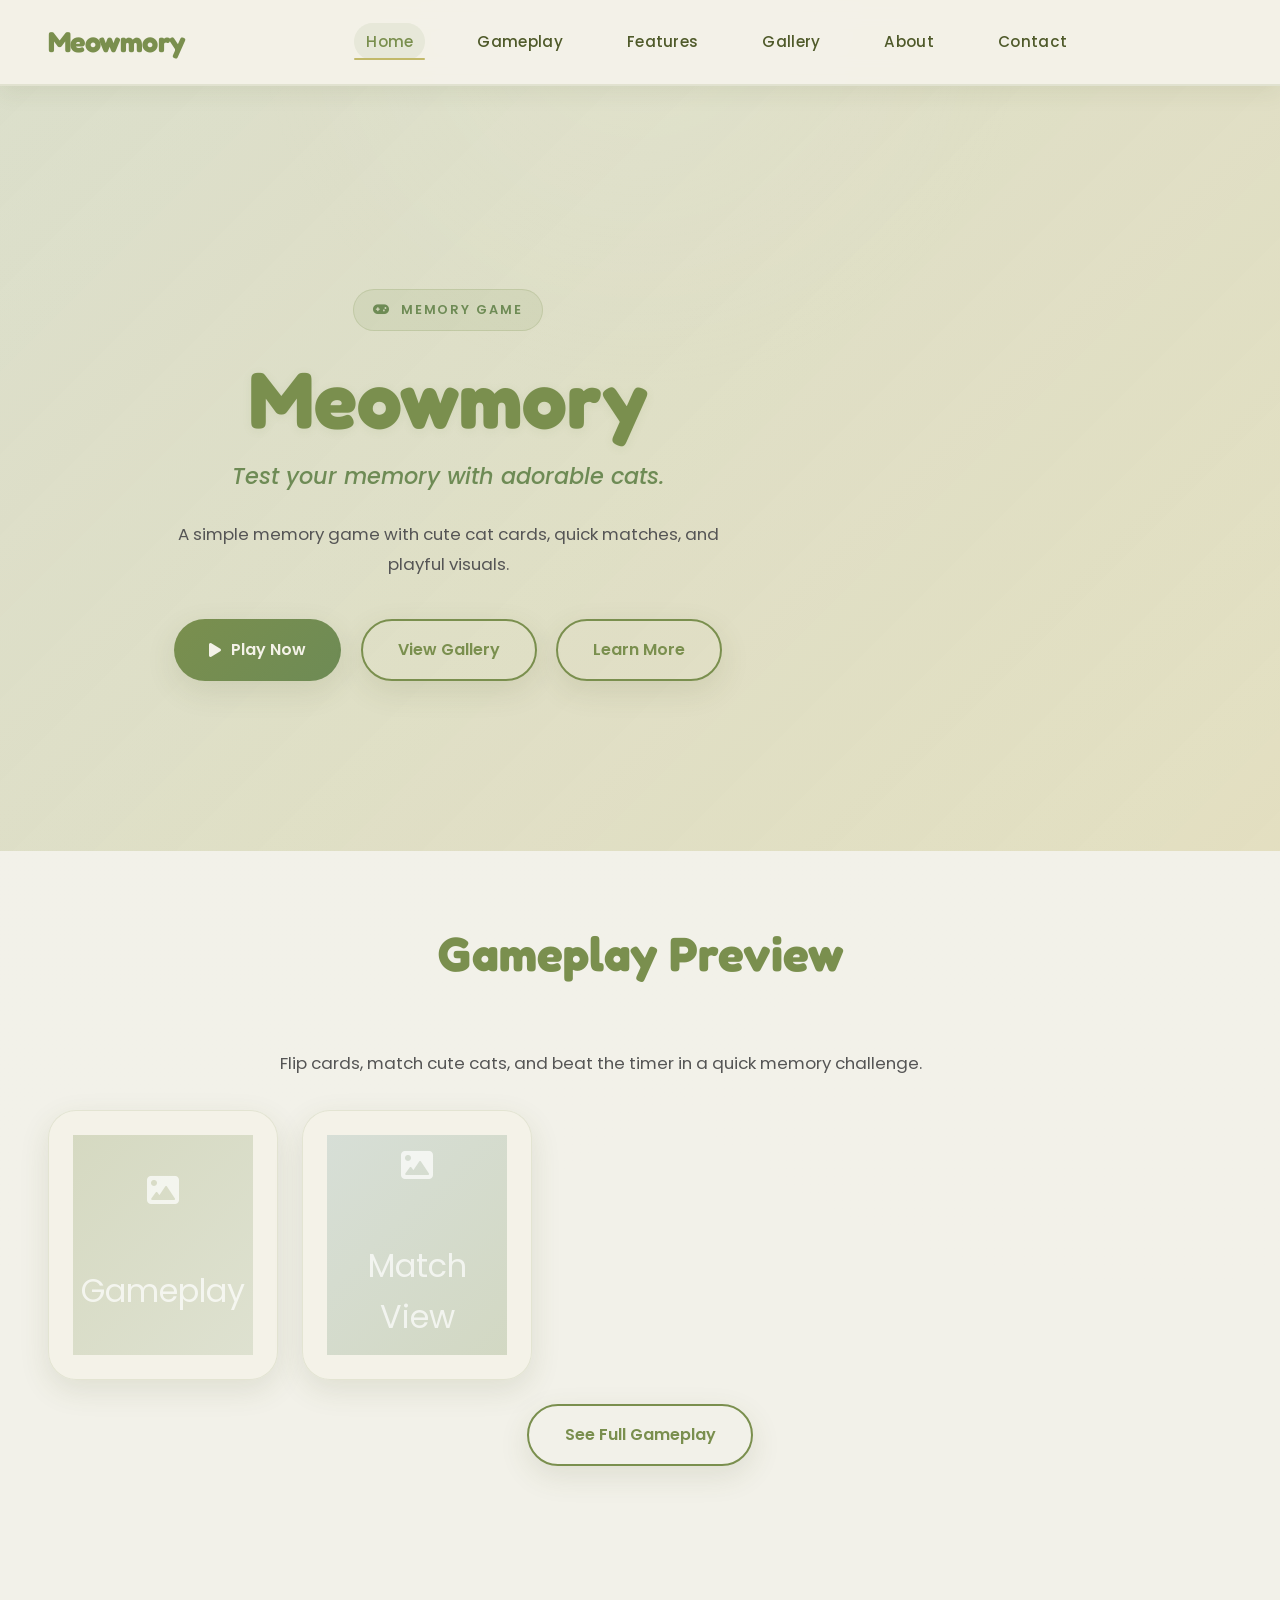
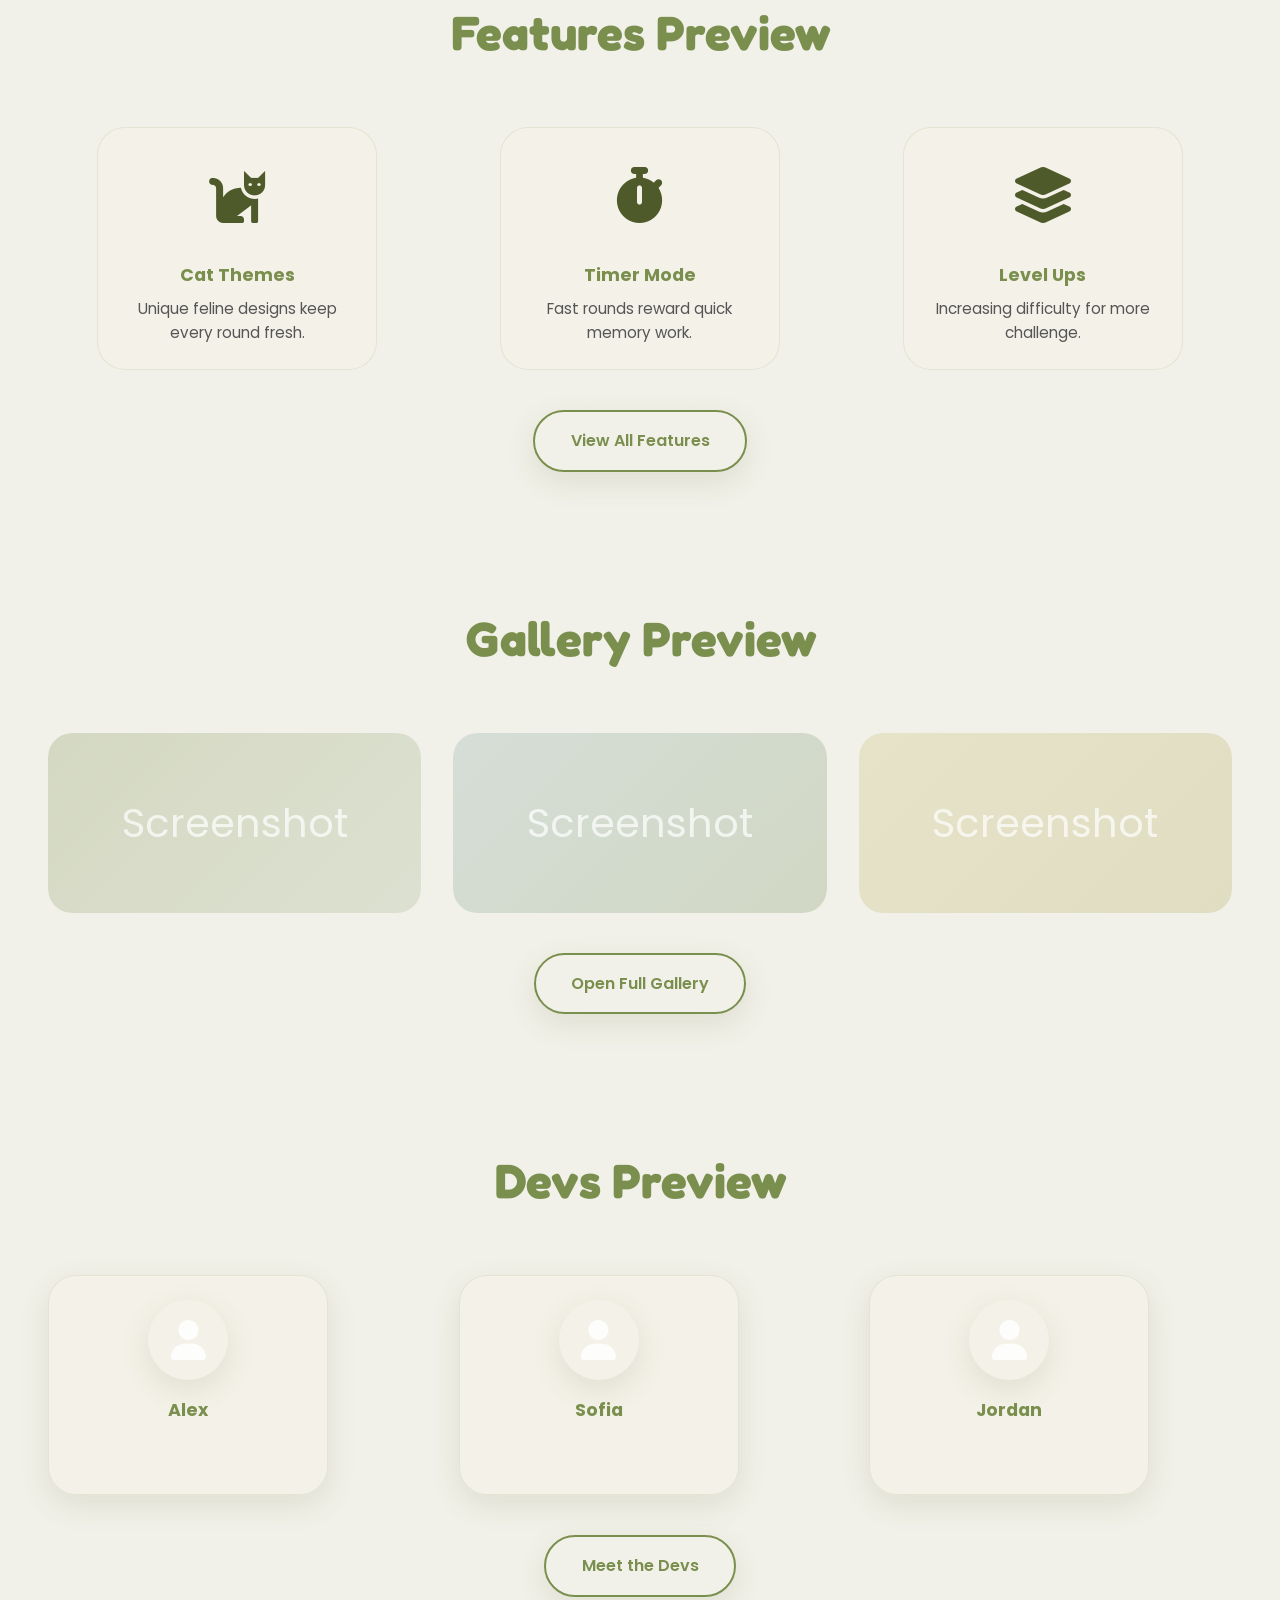
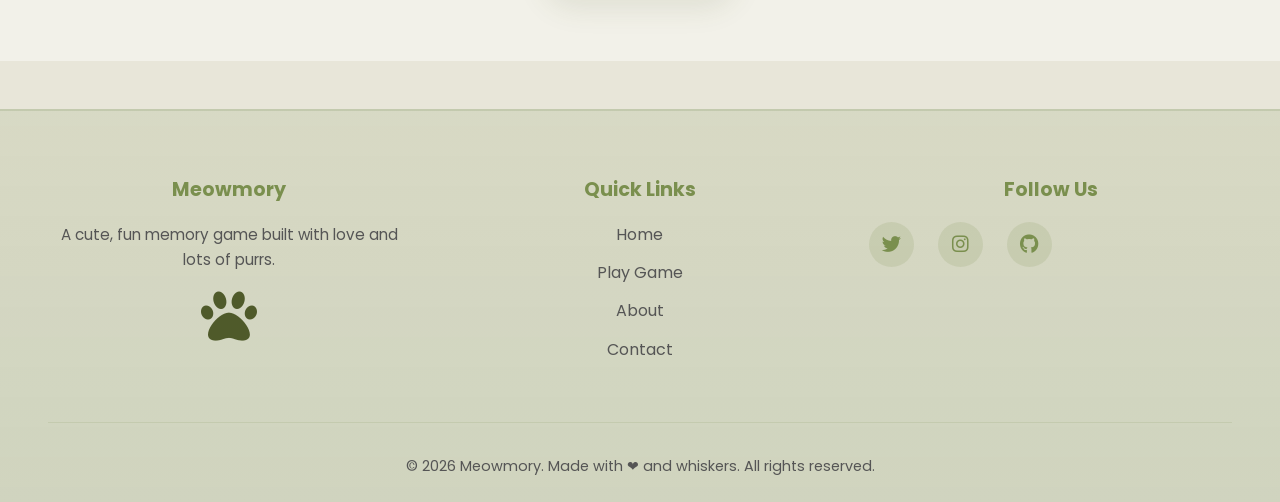
<file: Game Portfolio/index.html>
<!DOCTYPE html>
<html lang="en">
<head>
  <meta charset="UTF-8">
  <meta name="viewport" content="width=device-width, initial-scale=1.0">
  <title>Meowmory</title>
  <link rel="stylesheet" href="style.css">
  <link href="https://fonts.googleapis.com/css2?family=Fredoka:wght@300;400;500;600;700&family=Poppins:wght@400;500;600;700&display=swap" rel="stylesheet">
  <link rel="stylesheet" href="https://cdnjs.cloudflare.com/ajax/libs/font-awesome/6.0.0-beta3/css/all.min.css">
</head>
<body>
<div class="site-wrapper">
  <header class="main-header">
    <div class="container nav-flex">
      <div class="logo"><a href="index.html">Meowmory</a></div>
      <nav class="navbar">
        <ul class="nav-links">
          <li><a href="index.html" class="nav-active">Home</a></li>
          <li><a href="gameplay.html">Gameplay</a></li>
          <li><a href="features.html">Features</a></li>
          <li><a href="gallery.html">Gallery</a></li>
          <li><a href="about.html">About</a></li>
          <li><a href="contact.html">Contact</a></li>
        </ul>
      </nav>
      <div class="mobile-toggle" id="mobileToggle"><i class="fas fa-bars"></i></div>
    </div>
  </header>
  
  <main class="top-content">
    <!-- HERO SECTION -->
    <section class="hero-section" style="background: linear-gradient(135deg, rgba(201, 212, 182, 0.4), rgba(216, 208, 138, 0.3));">
      <div class="container">
        <div class="hero-content">
          <div class="hero-badge">
            <div class="badge-icon">
              <i class="fa-solid fa-gamepad"></i>
            </div>
            Memory Game
          </div>
          <h1 class="hero-title">Meowmory</h1>
          <p class="hero-tagline">Test your memory with adorable cats.</p>
          <p class="hero-description">A simple memory game with cute cat cards, quick matches, and playful visuals.</p>
          <div class="hero-actions">
            <a href="play.html" class="btn btn-primary"><i class="fas fa-play"></i> Play Now</a>
            <a href="gallery.html" class="btn btn-outline">View Gallery</a>
            <a href="about.html" class="btn btn-outline">Learn More</a>
          </div>
        </div>
      </div>
    </section>

    <!-- GAMEPLAY PREVIEW -->
    <section class="preview-section preview-gameplay">
      <div class="container">
        <h2 class="section-title">Gameplay Preview</h2>
        <p class="preview-text">Flip cards, match cute cats, and beat the timer in a quick memory challenge.</p>
        <div class="preview-row preview-small-cards">
          <div class="preview-card small">
            <div class="placeholder-image" style="height: 180px; background: linear-gradient(135deg, rgba(122, 143, 78, 0.25), rgba(156, 175, 136, 0.25));">
              <i class="fas fa-image"></i><br>Gameplay
            </div>
          </div>
          <div class="preview-card small">
            <div class="placeholder-image" style="height: 180px; background: linear-gradient(135deg, rgba(127, 164, 162, 0.25), rgba(110, 139, 85, 0.25));">
              <i class="fas fa-image"></i><br>Match View
            </div>
          </div>
        </div>
        <div class="hero-actions" style="justify-content: center; gap: 1rem; margin-top: 1.5rem;">
          <a href="gameplay.html" class="btn btn-outline">See Full Gameplay</a>
        </div>
      </div>
    </section>

    <!-- FEATURES PREVIEW -->
    <section class="preview-section preview-features">
      <div class="container">
        <h2 class="section-title">Features Preview</h2>
        <div class="preview-row">
          <div class="feature-card compact">
            <div class="feature-icon"><i class="fa-solid fa-cat"></i></div>
            <h3>Cat Themes</h3>
            <p>Unique feline designs keep every round fresh.</p>
          </div>
          <div class="feature-card compact">
            <div class="feature-icon"><i class="fa-solid fa-stopwatch"></i></div>
            <h3>Timer Mode</h3>
            <p>Fast rounds reward quick memory work.</p>
          </div>
          <div class="feature-card compact">
            <div class="feature-icon"><i class="fa-solid fa-layer-group"></i></div>
            <h3>Level Ups</h3>
            <p>Increasing difficulty for more challenge.</p>
          </div>
        </div>
        <div class="hero-actions" style="justify-content: center;">
          <a href="features.html" class="btn btn-outline">View All Features</a>
        </div>
      </div>
    </section>

    <!-- GALLERY PREVIEW -->
    <section class="preview-section preview-gallery">
      <div class="container">
        <h2 class="section-title">Gallery Preview</h2>
        <div class="gallery-grid preview-gallery-grid">
          <div class="gallery-item"><div class="placeholder-image-large" style="background: linear-gradient(135deg, rgba(122, 143, 78, 0.25), rgba(156, 175, 136, 0.25));">Screenshot</div></div>
          <div class="gallery-item"><div class="placeholder-image-large" style="background: linear-gradient(135deg, rgba(127, 164, 162, 0.25), rgba(110, 139, 85, 0.25));">Screenshot</div></div>
          <div class="gallery-item"><div class="placeholder-image-large" style="background: linear-gradient(135deg, rgba(194, 185, 106, 0.25), rgba(166, 160, 77, 0.25));">Screenshot</div></div>
        </div>
        <div class="hero-actions" style="justify-content: center;">
          <a href="gallery.html" class="btn btn-outline">Open Full Gallery</a>
        </div>
      </div>
    </section>

    <!-- DEVS PREVIEW -->
    <section class="preview-section preview-devs">
      <div class="container">
        <h2 class="section-title">Devs Preview</h2>
        <div class="team-grid preview-team-grid">
          <div class="team-card small-card">
            <div class="team-avatar"><i class="fas fa-user"></i></div>
            <h3>Alex</h3>
          </div>
          <div class="team-card small-card">
            <div class="team-avatar"><i class="fas fa-user"></i></div>
            <h3>Sofia</h3>
          </div>
          <div class="team-card small-card">
            <div class="team-avatar"><i class="fas fa-user"></i></div>
            <h3>Jordan</h3>
          </div>
        </div>
        <div class="hero-actions" style="justify-content: center;">
          <a href="about.html" class="btn btn-outline">Meet the Devs</a>
        </div>
      </div>
    </section>
  </main>

  <!-- FOOTER -->
  <footer class="footer">
    <div class="container">
      <div class="footer-content">
        <div class="footer-section">
          <h4>Meowmory</h4>
          <p>A cute, fun memory game built with love and lots of purrs.</p>
          <div class="feature-icon">
            <i class="fa-solid fa-paw"></i>
          </div>
        </div>
        <div class="footer-section">
          <h4>Quick Links</h4>
          <ul class="footer-links">
            <li><a href="index.html">Home</a></li>
            <li><a href="play.html">Play Game</a></li>
            <li><a href="about.html">About</a></li>
            <li><a href="contact.html">Contact</a></li>
          </ul>
        </div>
        <div class="footer-section">
          <h4>Follow Us</h4>
          <div class="social-links">
            <a href="#" title="Twitter"><i class="fab fa-twitter"></i></a>
            <a href="#" title="Instagram"><i class="fab fa-instagram"></i></a>
            <a href="#" title="GitHub"><i class="fab fa-github"></i></a>
          </div>
        </div>
      </div>
      <div class="footer-bottom">
        <p>&copy; 2026 Meowmory. Made with ❤︎ and whiskers. All rights reserved.</p>
      </div>
    </div>
  </footer>
</div>

<script src="script.js"></script>
</body>
</html>
</file>
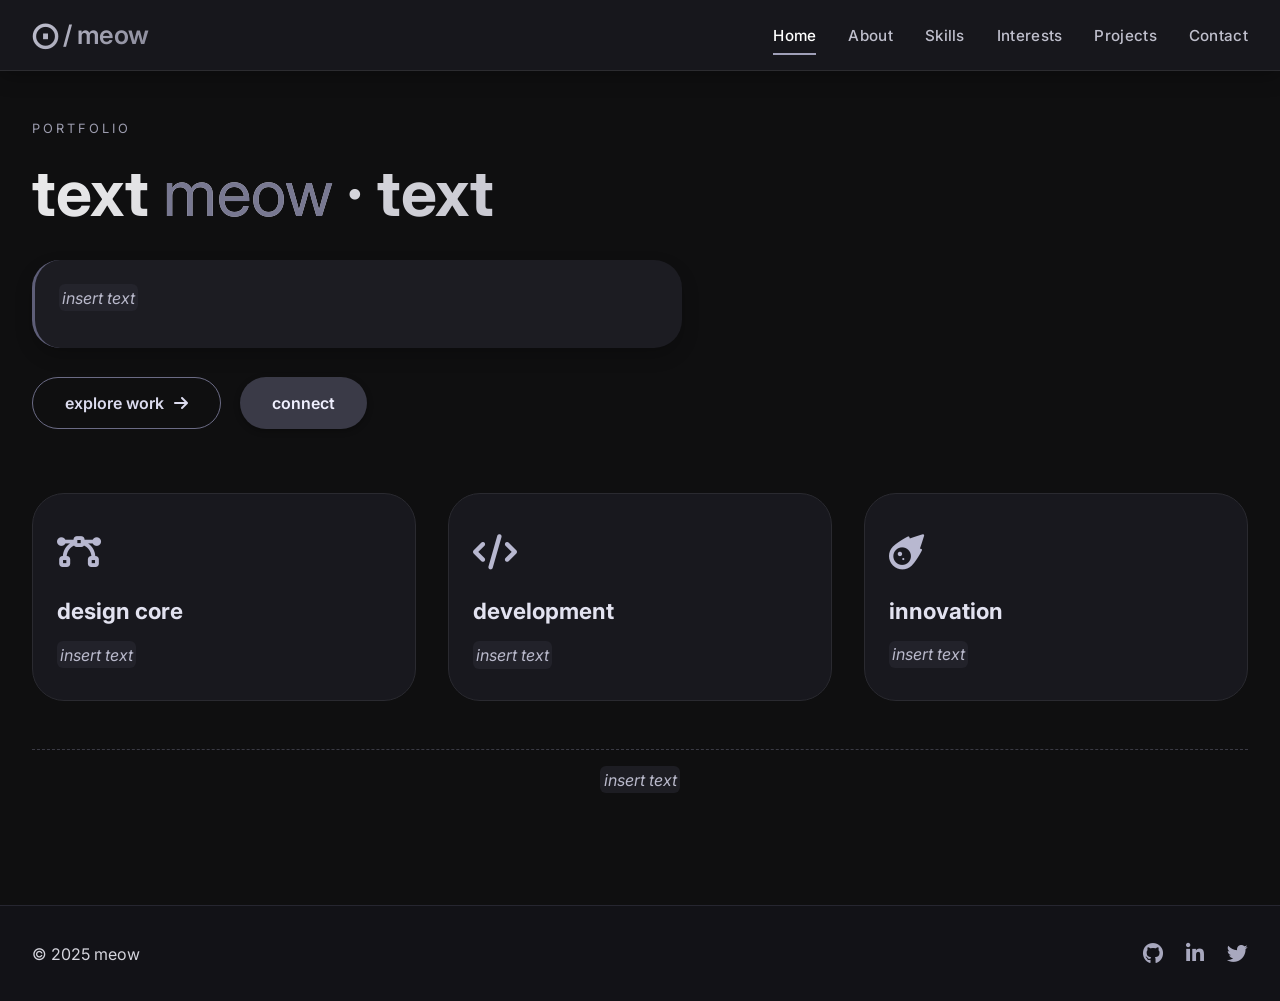
<file: Portfolio/index.html>
<!DOCTYPE html>
<html lang="en">
<head>
  <meta charset="UTF-8">
  <meta name="viewport" content="width=device-width, initial-scale=1.0">
  <title>Meow | Home</title>
  <link rel="stylesheet" href="style.css">
  <link href="https://fonts.googleapis.com/css2?family=Inter:opsz,wght@14..32,300;400;500;600;700&display=swap" rel="stylesheet">
  <link rel="stylesheet" href="https://cdnjs.cloudflare.com/ajax/libs/font-awesome/6.0.0-beta3/css/all.min.css">
</head>
<body>
<div class="site-wrapper">
  <header class="main-header">
    <div class="container nav-flex">
      <div class="logo"><a href="index.html">⨀ / meow</a></div>
      <nav class="navbar">
        <ul class="nav-links">
          <li><a href="index.html" class="active">Home</a></li>
          <li><a href="about.html">About</a></li>
          <li><a href="skills.html">Skills</a></li>
          <li><a href="interests.html">Interests</a></li>
          <li><a href="projects.html">Projects</a></li>
          <li><a href="contact.html">Contact</a></li>
        </ul>
      </nav>
      <div class="mobile-toggle" id="mobileToggle"><i class="fas fa-bars"></i></div>
    </div>
  </header>
  <main class="main-content">
    <div class="container">
      <section class="hero-section">
        <div class="hero-badge">portfolio</div>
        <h1 class="hero-title">text <span>meow</span> · text</h1>
        <div class="hero-text-card">
          <p class="placeholder-text">insert text</p>
        </div>
        <div class="hero-actions">
          <a href="projects.html" class="btn btn-outline">explore work <i class="fas fa-arrow-right"></i></a>
          <a href="contact.html" class="btn btn-primary">connect</a>
        </div>
      </section>
      <section class="feature-grid">
        <div class="grid-card">
          <div class="card-icon"><i class="fas fa-bezier-curve"></i></div>
          <h3>design core</h3>
          <p class="placeholder-text">insert text</p>
        </div>
        <div class="grid-card">
          <div class="card-icon"><i class="fas fa-code"></i></div>
          <h3>development</h3>
          <p class="placeholder-text">insert text</p>
        </div>
        <div class="grid-card">
          <div class="card-icon"><i class="fas fa-meteor"></i></div>
          <h3>innovation</h3>
          <p class="placeholder-text">insert text</p>
        </div>
      </section>
      <div class="insert-note"><p class="placeholder-text">insert text</p></div>
    </div>
  </main>
  <footer class="main-footer">
    <div class="container footer-inner">
      <div class="footer-copy">
        <p>© 2025 meow</p>
      </div>
      <div class="footer-links">
        <a href="#"><i class="fab fa-github"></i></a>
        <a href="#"><i class="fab fa-linkedin-in"></i></a>
        <a href="#"><i class="fab fa-twitter"></i></a>
      </div>
    </div>
  </footer>
</div>
<script>
  const toggleBtn = document.getElementById('mobileToggle');
  const navLinks = document.querySelector('.nav-links');
  if (toggleBtn) {
    toggleBtn.addEventListener('click', () => {
      navLinks.classList.toggle('show');
    });
  }
</script>
</body>
</html>
</file>
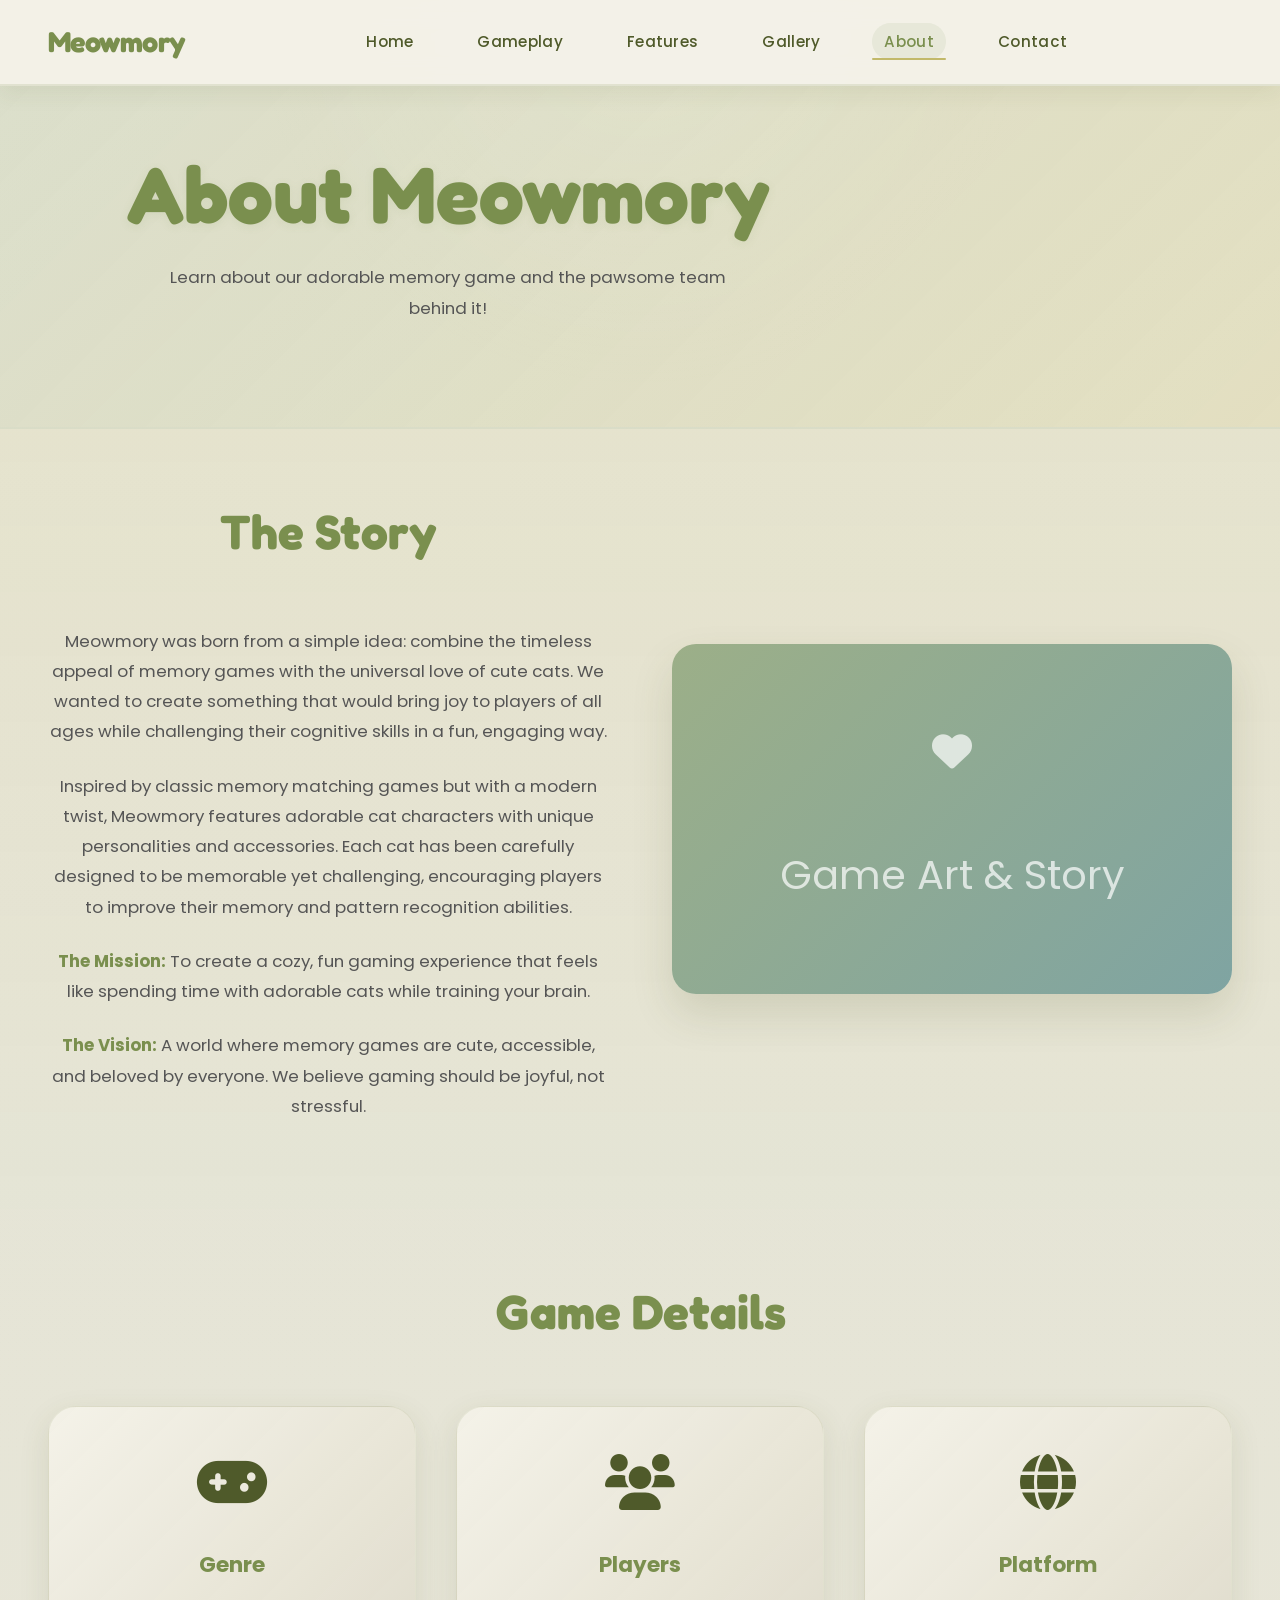
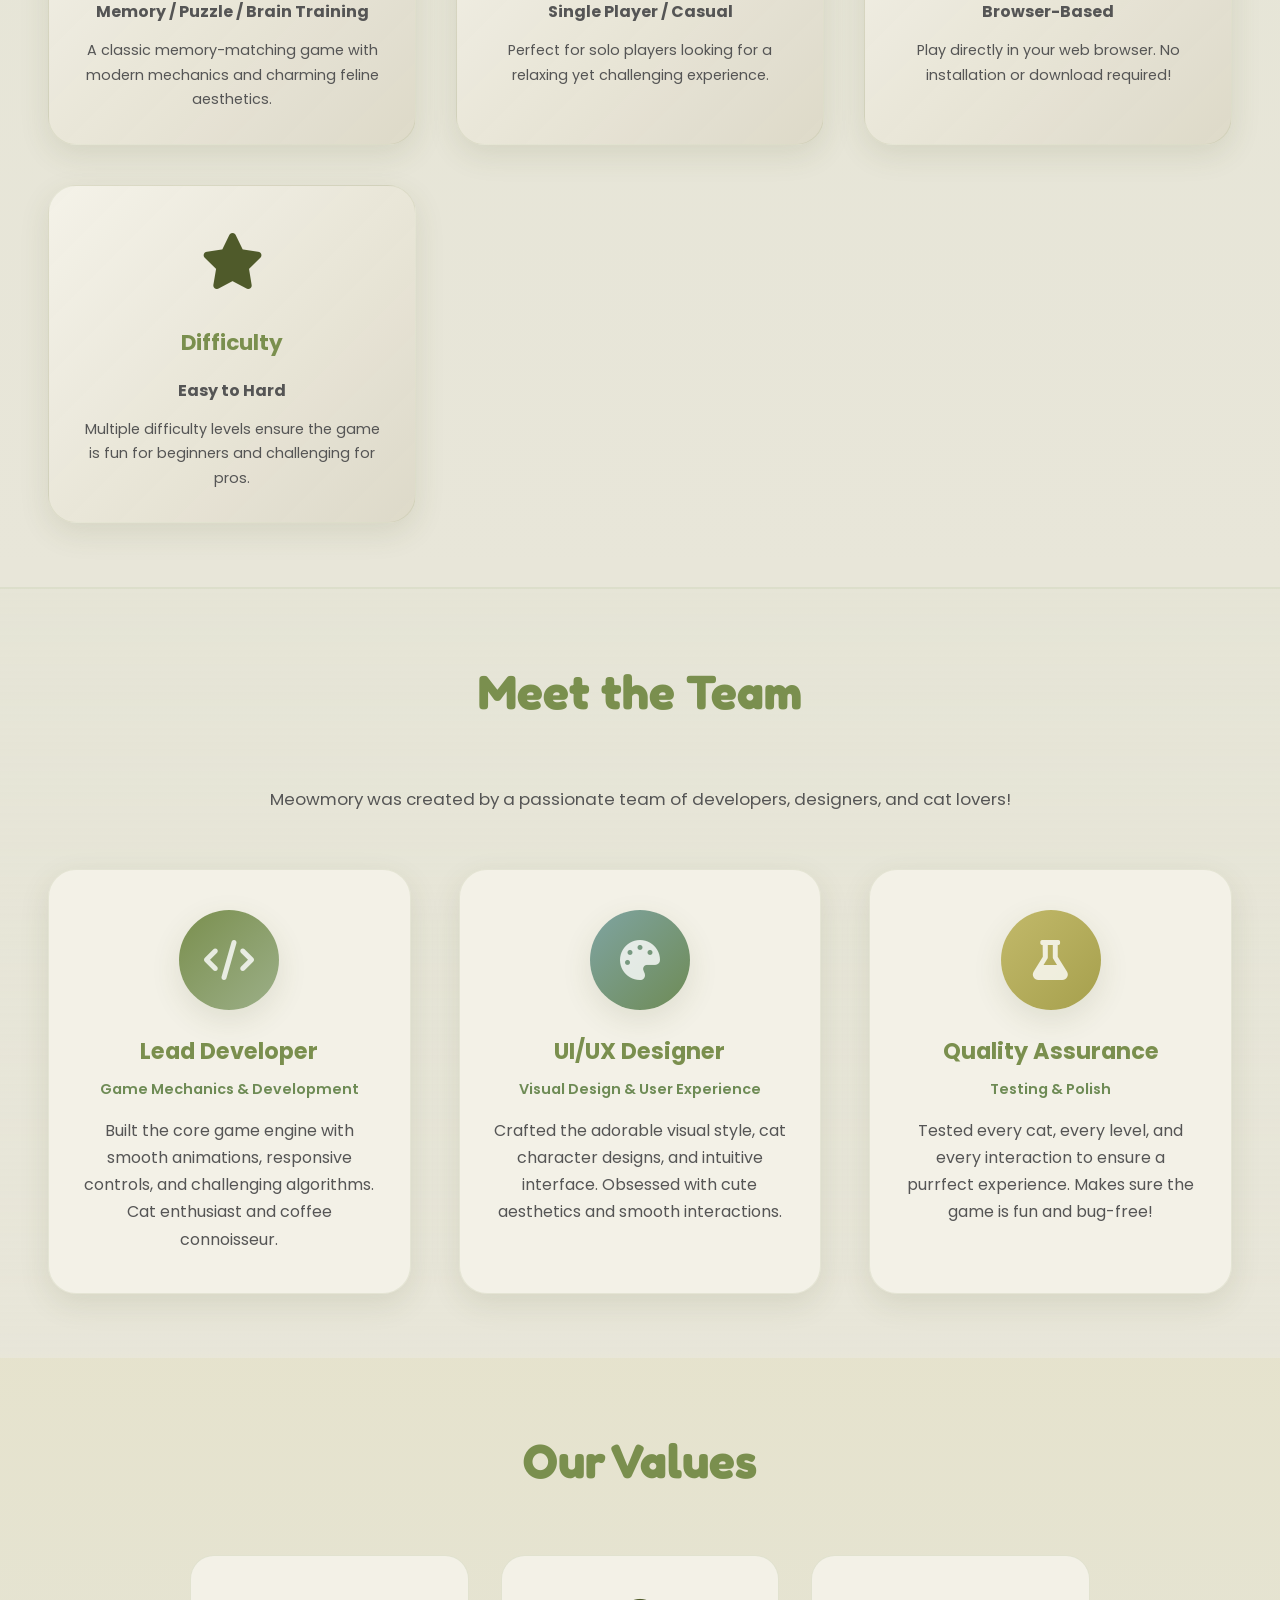
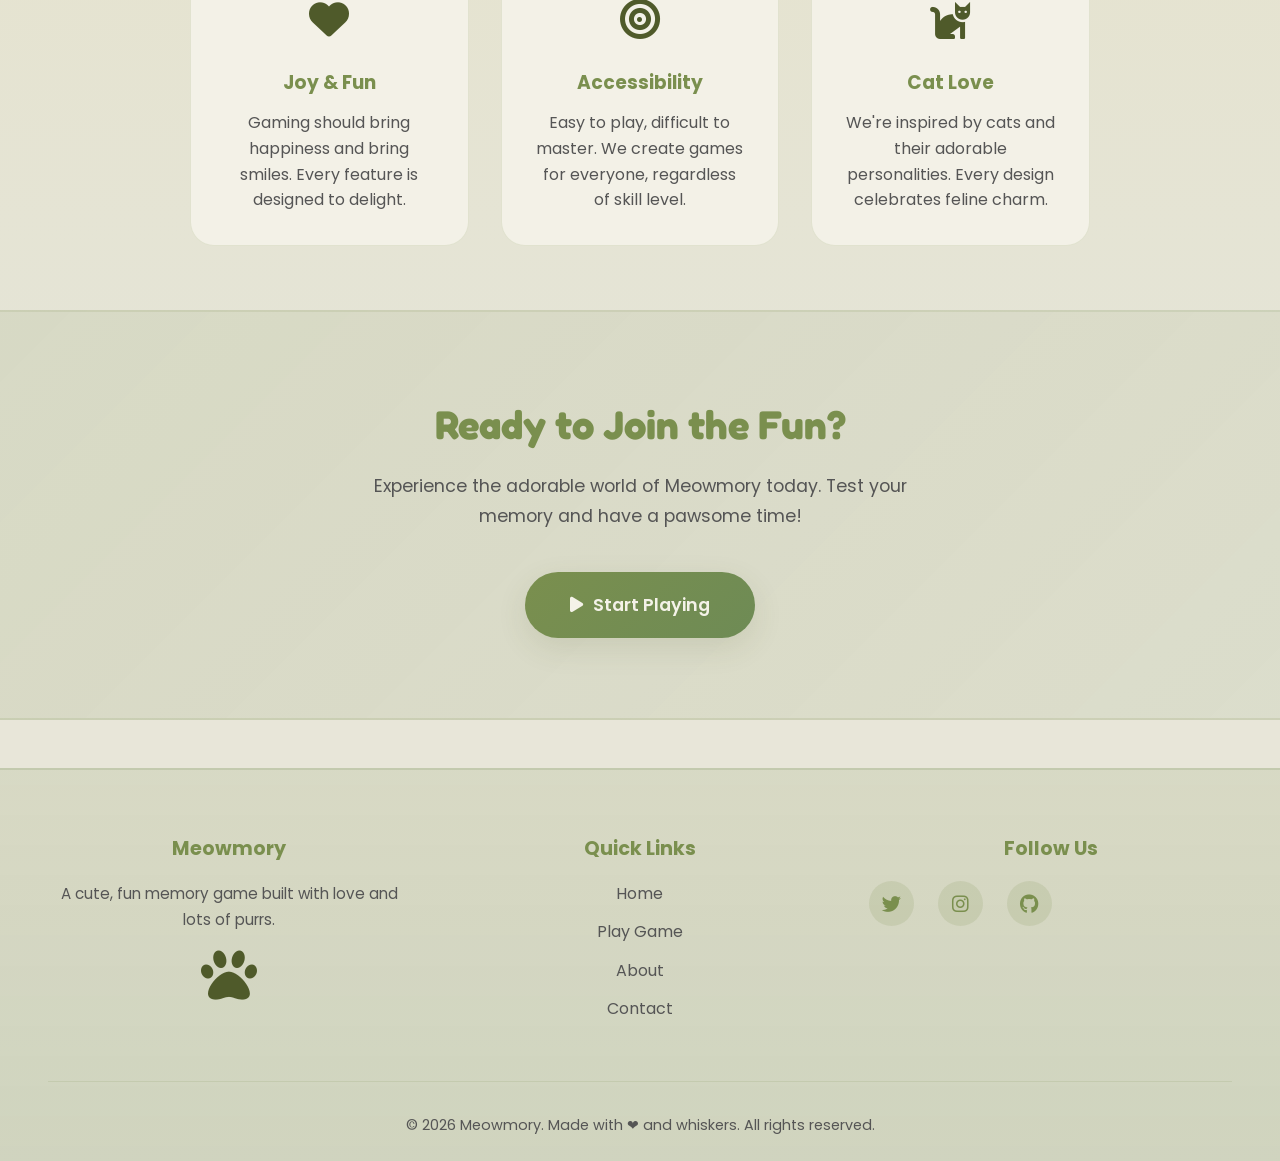
<file: Game Portfolio/about.html>
<!DOCTYPE html>
<html lang="en">
<head>
  <meta charset="UTF-8">
  <meta name="viewport" content="width=device-width, initial-scale=1.0">
  <title>About Meowmory</title>
  <link rel="stylesheet" href="style.css">
  <link href="https://fonts.googleapis.com/css2?family=Fredoka:wght@300;400;500;600;700&family=Poppins:wght@400;500;600;700&display=swap" rel="stylesheet">
  <link rel="stylesheet" href="https://cdnjs.cloudflare.com/ajax/libs/font-awesome/6.0.0-beta3/css/all.min.css">
</head>
<body>
<div class="site-wrapper">
  <header class="main-header">
    <div class="container nav-flex">
      <div class="logo"><a href="index.html">Meowmory</a></div>
      <nav class="navbar">
        <ul class="nav-links">
          <li><a href="index.html">Home</a></li>
          <li><a href="gameplay.html">Gameplay</a></li>
          <li><a href="features.html">Features</a></li>
          <li><a href="gallery.html">Gallery</a></li>
          <li><a href="about.html" class="nav-active">About</a></li>
          <li><a href="contact.html">Contact</a></li>
        </ul>
      </nav>
      <div class="mobile-toggle" id="mobileToggle"><i class="fas fa-bars"></i></div>
    </div>
  </header>

  <main class="top-content">
    <!-- HERO SECTION -->
    <section class="hero-section" style="background: linear-gradient(135deg, rgba(201, 212, 182, 0.4), rgba(216, 208, 138, 0.3)); min-height: auto; padding: 4rem 0;">
      <div class="container">
        <div class="hero-content">
          <h1 class="hero-title">About Meowmory</h1>
          <p class="hero-description">Learn about our adorable memory game and the pawsome team behind it!</p>
        </div>
      </div>
    </section>

    <!-- GAME STORY SECTION -->
    <section style="padding: 4rem 0; background: linear-gradient(180deg, rgba(216, 208, 138, 0.15), rgba(201, 212, 182, 0.1)); border-top: 2px solid rgba(122, 143, 78, 0.1);">
      <div class="container">
        <div class="about-content">
          <div class="about-text">
            <h2 class="section-title">The Story</h2>
            <p>Meowmory was born from a simple idea: combine the timeless appeal of memory games with the universal love of cute cats. We wanted to create something that would bring joy to players of all ages while challenging their cognitive skills in a fun, engaging way.</p>
            
            <p>Inspired by classic memory matching games but with a modern twist, Meowmory features adorable cat characters with unique personalities and accessories. Each cat has been carefully designed to be memorable yet challenging, encouraging players to improve their memory and pattern recognition abilities.</p>
            
            <p><strong>The Mission:</strong> To create a cozy, fun gaming experience that feels like spending time with adorable cats while training your brain.</p>
            
            <p><strong>The Vision:</strong> A world where memory games are cute, accessible, and beloved by everyone. We believe gaming should be joyful, not stressful.</p>
          </div>
          <div class="about-visual">
            <div class="placeholder-image-large" style="background: linear-gradient(135deg, var(--sage), var(--teal)); height: 350px;">
              <i class="fas fa-heart"></i><br>Game Art & Story
            </div>
          </div>
        </div>
      </div>
    </section>

    <!-- GAME INFO SECTION -->
    <section style="padding: 4rem 0; background: linear-gradient(180deg, rgba(201, 212, 182, 0.08), transparent);">
      <div class="container">
        <h2 class="section-title">Game Details</h2>
        <div class="features-grid">
          <div class="feature-card">
            <div class="feature-icon">
              <i class="fa-solid fa-gamepad"></i>
            </div>
            <h3>Genre</h3>
            <p><strong>Memory / Puzzle / Brain Training</strong></p>
            <p style="font-size: 0.9rem; margin-top: 0.8rem;">A classic memory-matching game with modern mechanics and charming feline aesthetics.</p>
          </div>
          <div class="feature-card">
            <div class="feature-icon">
              <i class="fa-solid fa-users"></i>
            </div>
            <h3>Players</h3>
            <p><strong>Single Player / Casual</strong></p>
            <p style="font-size: 0.9rem; margin-top: 0.8rem;">Perfect for solo players looking for a relaxing yet challenging experience.</p>
          </div>
          <div class="feature-card">
            <div class="feature-icon">
              <i class="fa-solid fa-globe"></i>
            </div>
            <h3>Platform</h3>
            <p><strong>Browser-Based</strong></p>
            <p style="font-size: 0.9rem; margin-top: 0.8rem;">Play directly in your web browser. No installation or download required!</p>
          </div>
          <div class="feature-card">
            <div class="feature-icon">
              <i class="fa-solid fa-star"></i>
            </div>
            <h3>Difficulty</h3>
            <p><strong>Easy to Hard</strong></p>
            <p style="font-size: 0.9rem; margin-top: 0.8rem;">Multiple difficulty levels ensure the game is fun for beginners and challenging for pros.</p>
          </div>
        </div>
      </div>
    </section>

    <!-- TEAM SECTION -->
    <section style="padding: 4rem 0; background: linear-gradient(180deg, rgba(201, 212, 182, 0.08), rgba(232, 230, 217, 0.5)); border-top: 2px solid rgba(122, 143, 78, 0.1);">
      <div class="container">
        <h2 class="section-title">Meet the Team</h2>
        <p style="text-align: center; color: var(--text-soft); margin-bottom: 3.5rem; font-size: 1.05rem;">Meowmory was created by a passionate team of developers, designers, and cat lovers!</p>
        
        <div class="team-grid">
          <div class="team-card">
            <div class="team-avatar" style="background: linear-gradient(135deg, var(--olive), var(--sage));">
              <i class="fas fa-code"></i>
            </div>
            <h3>Lead Developer</h3>
            <p class="team-role">Game Mechanics & Development</p>
            <p class="team-description">Built the core game engine with smooth animations, responsive controls, and challenging algorithms. Cat enthusiast and coffee connoisseur.</p>
          </div>
          <div class="team-card">
            <div class="team-avatar" style="background: linear-gradient(135deg, var(--teal), var(--moss));">
              <i class="fas fa-palette"></i>
            </div>
            <h3>UI/UX Designer</h3>
            <p class="team-role">Visual Design & User Experience</p>
            <p class="team-description">Crafted the adorable visual style, cat character designs, and intuitive interface. Obsessed with cute aesthetics and smooth interactions.</p>
          </div>
          <div class="team-card">
            <div class="team-avatar" style="background: linear-gradient(135deg, var(--gold), var(--mustard));">
              <i class="fas fa-flask"></i>
            </div>
            <h3>Quality Assurance</h3>
            <p class="team-role">Testing & Polish</p>
            <p class="team-description">Tested every cat, every level, and every interaction to ensure a purrfect experience. Makes sure the game is fun and bug-free!</p>
          </div>
        </div>
      </div>
    </section>

    <!-- VALUES SECTION -->
    <section style="padding: 4rem 0; background: linear-gradient(180deg, rgba(216, 208, 138, 0.15), rgba(201, 212, 182, 0.1));">
      <div class="container">
        <h2 class="section-title">Our Values</h2>
        <div style="max-width: 900px; margin: 0 auto;">
          <div style="display: grid; grid-template-columns: repeat(auto-fit, minmax(250px, 1fr)); gap: 2rem;">
            <div style="background: rgba(244, 242, 232, 0.95); border-radius: 24px; padding: 2rem; border: 1px solid rgba(122, 143, 78, 0.15); text-align: center;">
              <div style="font-size: 2.5rem; margin-bottom: 1rem;">
                <i class="fa-solid fa-heart"></i>
              </div>
              <h3 style="color: var(--olive); margin-bottom: 0.8rem;">Joy & Fun</h3>
              <p style="color: var(--text-soft);">Gaming should bring happiness and bring smiles. Every feature is designed to delight.</p>
            </div>
            <div style="background: rgba(244, 242, 232, 0.95); border-radius: 24px; padding: 2rem; border: 1px solid rgba(122, 143, 78, 0.15); text-align: center;">
              <div style="font-size: 2.5rem; margin-bottom: 1rem;">
                <i class="fa-solid fa-bullseye"></i>
              </div>
              <h3 style="color: var(--olive); margin-bottom: 0.8rem;">Accessibility</h3>
              <p style="color: var(--text-soft);">Easy to play, difficult to master. We create games for everyone, regardless of skill level.</p>
            </div>
            <div style="background: rgba(244, 242, 232, 0.95); border-radius: 24px; padding: 2rem; border: 1px solid rgba(122, 143, 78, 0.15); text-align: center;">
              <div style="font-size: 2.5rem; margin-bottom: 1rem;">
                <i class="fa-solid fa-cat"></i>
              </div>
              <h3 style="color: var(--olive); margin-bottom: 0.8rem;">Cat Love</h3>
              <p style="color: var(--text-soft);">We're inspired by cats and their adorable personalities. Every design celebrates feline charm.</p>
            </div>
          </div>
        </div>
      </div>
    </section>

    <!-- CTA SECTION -->
    <section class="play-cta-section">
      <div class="container">
        <h2>Ready to Join the Fun?</h2>
        <p>Experience the adorable world of Meowmory today. Test your memory and have a pawsome time!</p>
        <a href="play.html" class="btn btn-primary btn-large">
          <i class="fas fa-play"></i> Start Playing
        </a>
      </div>
    </section>
  </main>

  <!-- FOOTER -->
  <footer class="footer">
    <div class="container">
      <div class="footer-content">
        <div class="footer-section">
          <h4>Meowmory</h4>
          <p>A cute, fun memory game built with love and lots of purrs.</p>
          <div class="feature-icon">
            <i class="fa-solid fa-paw"></i>
          </div>
        </div>
        <div class="footer-section">
          <h4>Quick Links</h4>
          <ul class="footer-links">
            <li><a href="index.html">Home</a></li>
            <li><a href="play.html">Play Game</a></li>
            <li><a href="about.html">About</a></li>
            <li><a href="contact.html">Contact</a></li>
          </ul>
        </div>
        <div class="footer-section">
          <h4>Follow Us</h4>
          <div class="social-links">
            <a href="#" title="Twitter"><i class="fab fa-twitter"></i></a>
            <a href="#" title="Instagram"><i class="fab fa-instagram"></i></a>
            <a href="#" title="GitHub"><i class="fab fa-github"></i></a>
          </div>
        </div>
      </div>
      <div class="footer-bottom">
        <p>&copy; 2026 Meowmory. Made with ❤︎ and whiskers. All rights reserved.</p>
      </div>
    </div>
  </footer>
</div>

<script src="script.js"></script>
</body>
</html>
</file>
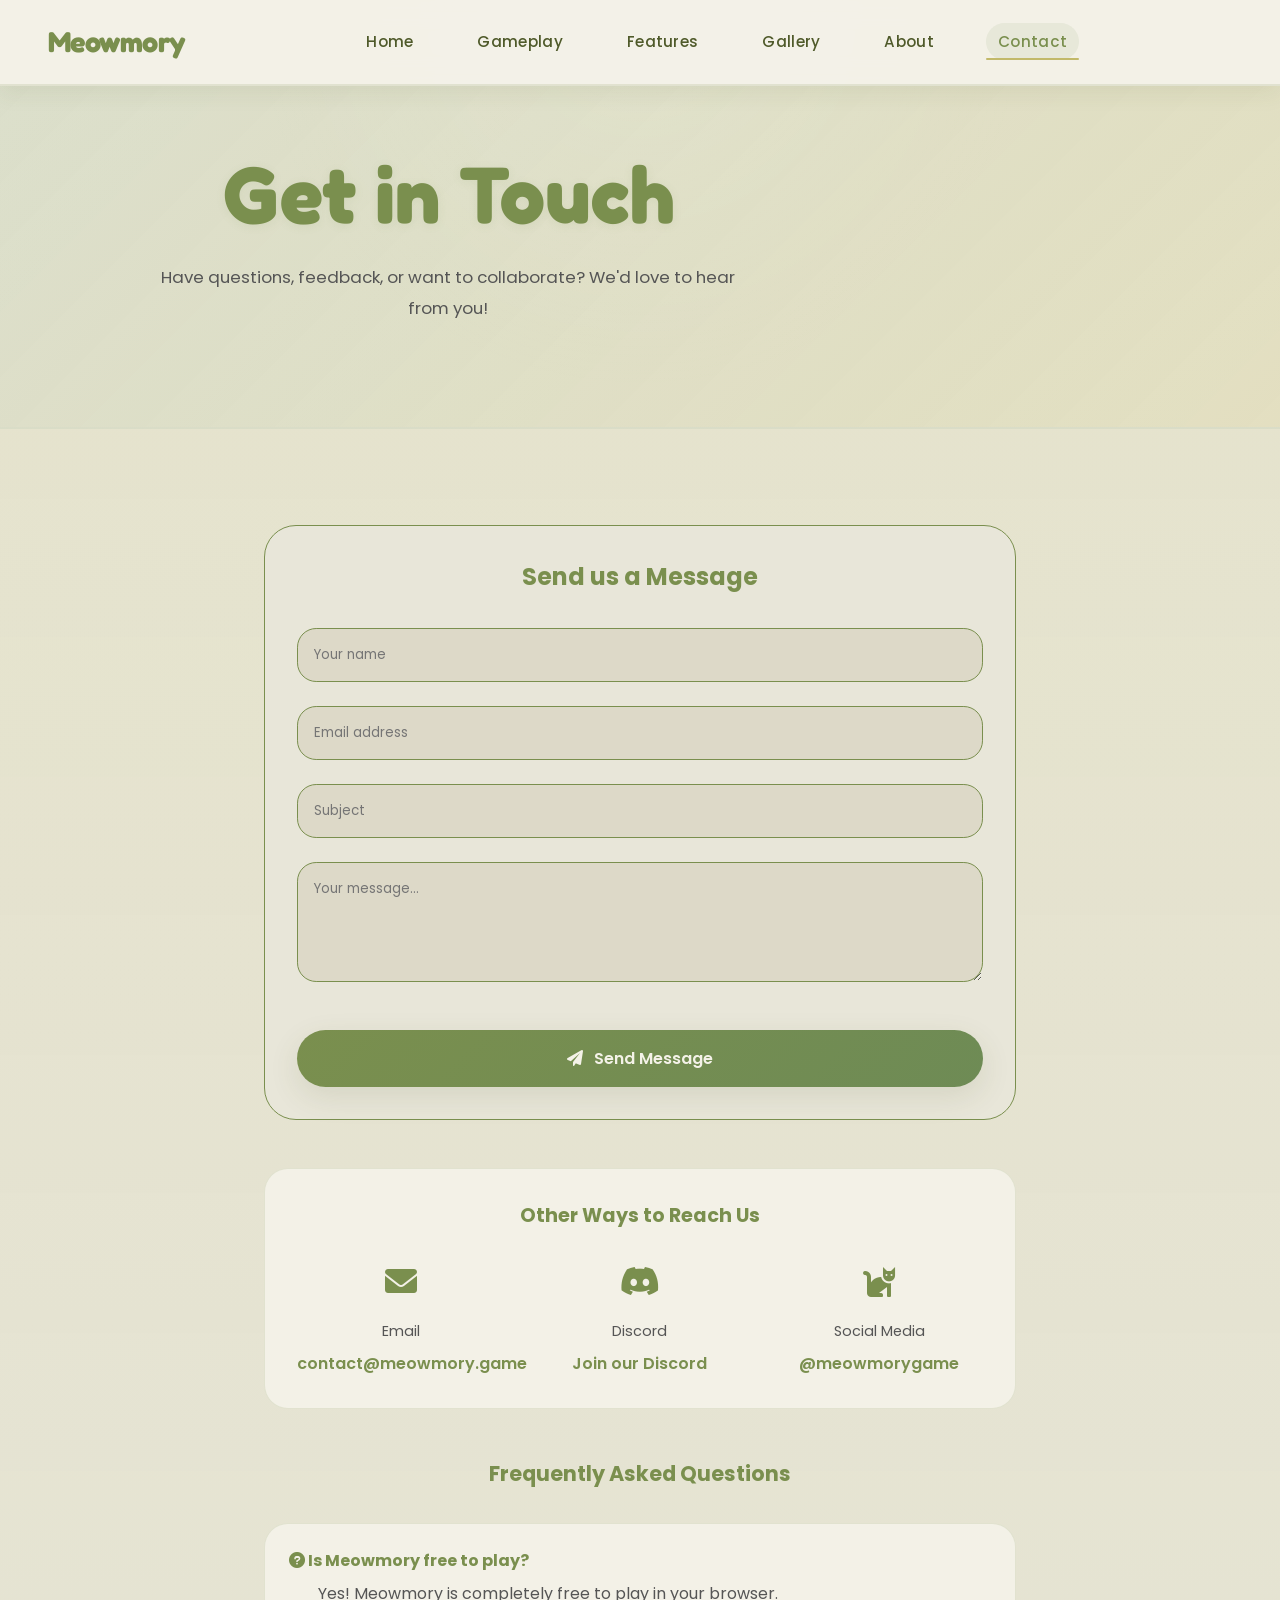
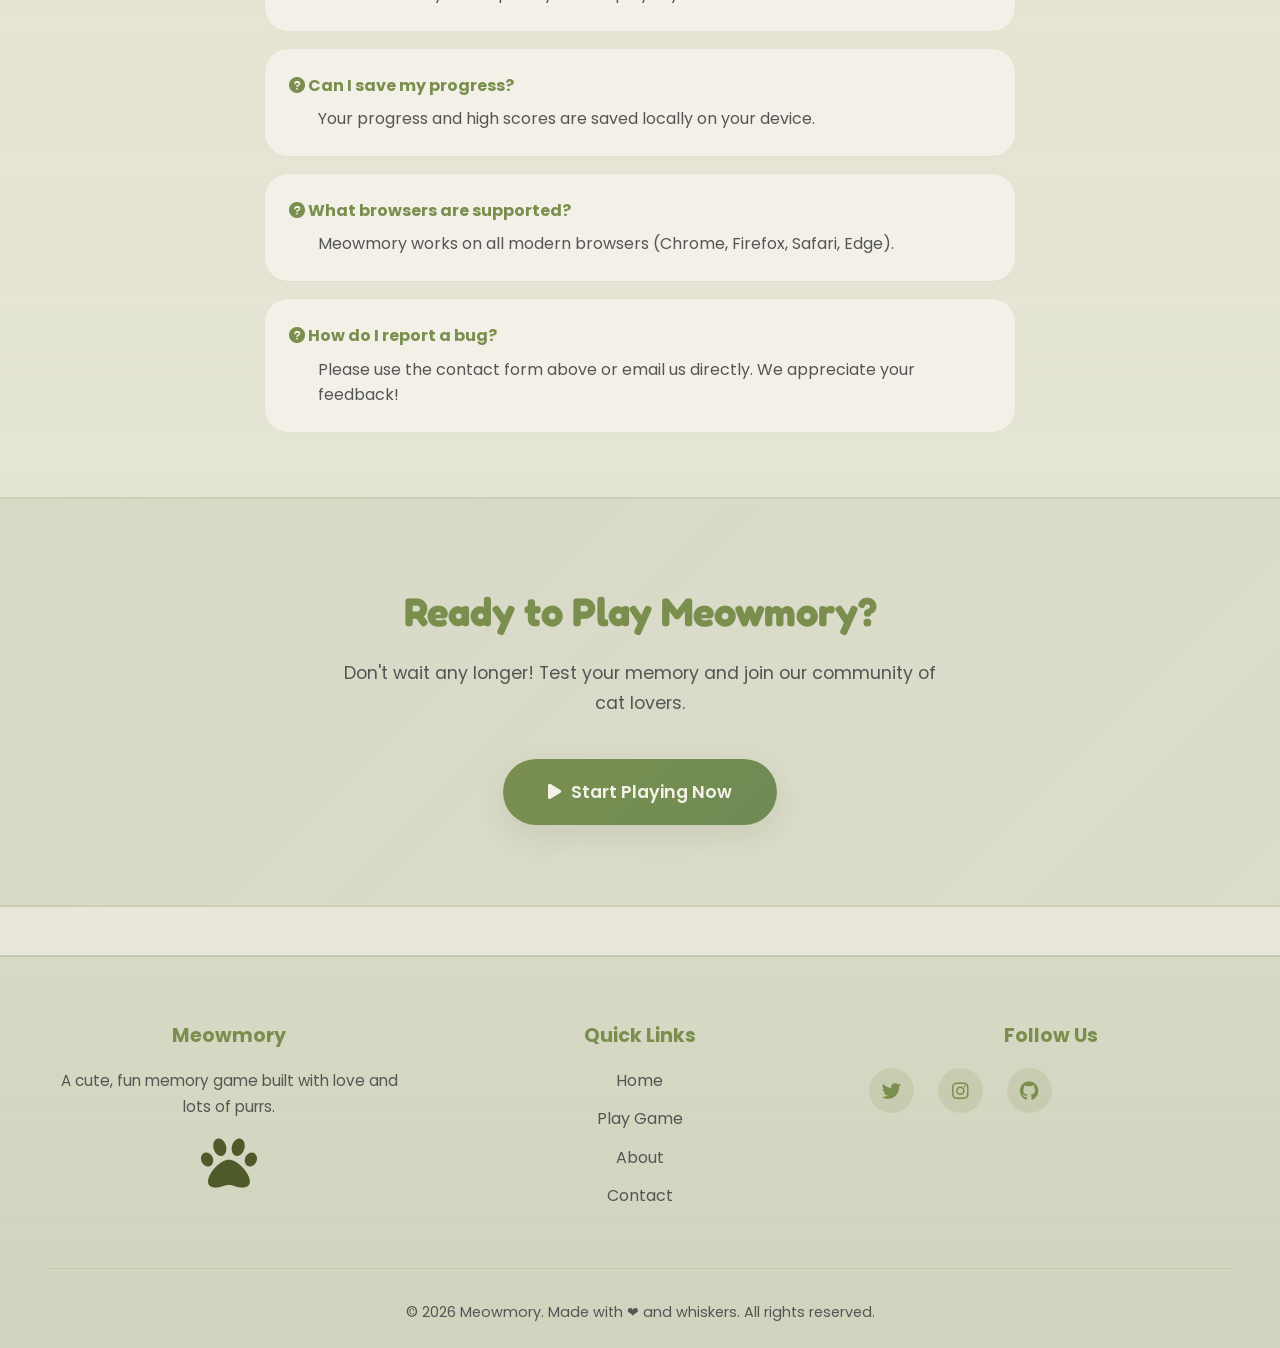
<file: Game Portfolio/contact.html>
<!DOCTYPE html>
<html lang="en">
<head>
  <meta charset="UTF-8">
  <meta name="viewport" content="width=device-width, initial-scale=1.0">
  <title>Contact</title>
  <link rel="stylesheet" href="style.css">
  <link href="https://fonts.googleapis.com/css2?family=Fredoka:wght@300;400;500;600;700&family=Poppins:wght@400;500;600;700&display=swap" rel="stylesheet">
  <link rel="stylesheet" href="https://cdnjs.cloudflare.com/ajax/libs/font-awesome/6.0.0-beta3/css/all.min.css">
</head>
<body>
<div class="site-wrapper">
  <header class="main-header">
    <div class="container nav-flex">
      <div class="logo"><a href="index.html">Meowmory</a></div>
      <nav class="navbar">
        <ul class="nav-links">
          <li><a href="index.html">Home</a></li>
          <li><a href="gameplay.html">Gameplay</a></li>
          <li><a href="features.html">Features</a></li>
          <li><a href="gallery.html">Gallery</a></li>
          <li><a href="about.html">About</a></li>
          <li><a href="contact.html" class="nav-active">Contact</a></li>
        </ul>
      </nav>
      <div class="mobile-toggle" id="mobileToggle"><i class="fas fa-bars"></i></div>
    </div>
  </header>

  <main class="top-content">
    <!-- HERO SECTION -->
    <section class="hero-section" style="background: linear-gradient(135deg, rgba(201, 212, 182, 0.4), rgba(216, 208, 138, 0.3)); min-height: auto; padding: 4rem 0;">
      <div class="container">
        <div class="hero-content">
          <h1 class="hero-title">Get in Touch</h1>
          <p class="hero-description">Have questions, feedback, or want to collaborate? We'd love to hear from you!</p>
        </div>
      </div>
    </section>

    <!-- CONTACT SECTION -->
    <section style="padding: 4rem 0; background: linear-gradient(180deg, rgba(216, 208, 138, 0.15), rgba(201, 212, 182, 0.1)); border-top: 2px solid rgba(122, 143, 78, 0.1);">
      <div class="container" style="max-width: 800px;">
        <div class="contact-form">
          <h2 style="text-align: center; color: var(--olive); margin-bottom: 2rem; font-size: 1.5rem;">Send us a Message</h2>
          <form action="#" method="post">
            <div class="form-group">
              <input type="text" placeholder="Your name" required>
            </div>
            <div class="form-group">
              <input type="email" placeholder="Email address" required>
            </div>
            <div class="form-group">
              <input type="text" placeholder="Subject" required>
            </div>
            <div class="form-group">
              <textarea placeholder="Your message..." required></textarea>
            </div>
            <button type="submit" class="btn btn-primary" style="width: 100%; justify-content: center; margin-top: 1rem;">
              <i class="fas fa-paper-plane"></i> Send Message
            </button>
          </form>
        </div>

        <!-- CONTACT INFO -->
        <div style="margin-top: 3rem; padding: 2rem; background: rgba(244, 242, 232, 0.95); border-radius: 24px; border: 1px solid rgba(122, 143, 78, 0.15);">
          <h3 style="color: var(--olive); margin-bottom: 1.5rem; text-align: center; font-size: 1.2rem;">Other Ways to Reach Us</h3>
          <div style="display: grid; grid-template-columns: repeat(auto-fit, minmax(200px, 1fr)); gap: 2rem;">
            <div style="text-align: center;">
              <div style="font-size: 2rem; color: var(--olive); margin-bottom: 0.8rem;">
                <i class="fas fa-envelope"></i>
              </div>
              <p style="color: var(--text-soft); font-size: 0.9rem; margin-bottom: 0.5rem;">Email</p>
              <p style="color: var(--olive); font-weight: 600;">contact@meowmory.game</p>
            </div>
            <div style="text-align: center;">
              <div style="font-size: 2rem; color: var(--olive); margin-bottom: 0.8rem;">
                <i class="fab fa-discord"></i>
              </div>
              <p style="color: var(--text-soft); font-size: 0.9rem; margin-bottom: 0.5rem;">Discord</p>
              <p style="color: var(--olive); font-weight: 600;">Join our Discord</p>
            </div>
            <div style="text-align: center;">
              <div style="font-size: 2rem; color: var(--olive); margin-bottom: 0.8rem;">
                <i class="fa-solid fa-cat"></i>
              </div>
              <p style="color: var(--text-soft); font-size: 0.9rem; margin-bottom: 0.5rem;">Social Media</p>
              <p style="color: var(--olive); font-weight: 600;">@meowmorygame</p>
            </div>
          </div>
        </div>

        <!-- FAQ SECTION -->
        <div style="margin-top: 3rem;">
          <h2 style="text-align: center; color: var(--olive); margin-bottom: 2rem; font-size: 1.3rem;">Frequently Asked Questions</h2>
          <div style="background: rgba(244, 242, 232, 0.95); border-radius: 24px; padding: 1.5rem; margin-bottom: 1rem; border: 1px solid rgba(122, 143, 78, 0.15);">
            <h4 style="color: var(--olive); margin-bottom: 0.5rem;"><i class="fas fa-question-circle"></i> Is Meowmory free to play?</h4>
            <p style="color: var(--text-soft); margin-left: 1.8rem;">Yes! Meowmory is completely free to play in your browser.</p>
          </div>
          <div style="background: rgba(244, 242, 232, 0.95); border-radius: 24px; padding: 1.5rem; margin-bottom: 1rem; border: 1px solid rgba(122, 143, 78, 0.15);">
            <h4 style="color: var(--olive); margin-bottom: 0.5rem;"><i class="fas fa-question-circle"></i> Can I save my progress?</h4>
            <p style="color: var(--text-soft); margin-left: 1.8rem;">Your progress and high scores are saved locally on your device.</p>
          </div>
          <div style="background: rgba(244, 242, 232, 0.95); border-radius: 24px; padding: 1.5rem; margin-bottom: 1rem; border: 1px solid rgba(122, 143, 78, 0.15);">
            <h4 style="color: var(--olive); margin-bottom: 0.5rem;"><i class="fas fa-question-circle"></i> What browsers are supported?</h4>
            <p style="color: var(--text-soft); margin-left: 1.8rem;">Meowmory works on all modern browsers (Chrome, Firefox, Safari, Edge).</p>
          </div>
          <div style="background: rgba(244, 242, 232, 0.95); border-radius: 24px; padding: 1.5rem; border: 1px solid rgba(122, 143, 78, 0.15);">
            <h4 style="color: var(--olive); margin-bottom: 0.5rem;"><i class="fas fa-question-circle"></i> How do I report a bug?</h4>
            <p style="color: var(--text-soft); margin-left: 1.8rem;">Please use the contact form above or email us directly. We appreciate your feedback!</p>
          </div>
        </div>
      </div>
    </section>

    <!-- CTA SECTION -->
    <section class="play-cta-section">
      <div class="container">
        <h2>Ready to Play Meowmory?</h2>
        <p>Don't wait any longer! Test your memory and join our community of cat lovers.</p>
        <a href="play.html" class="btn btn-primary btn-large">
          <i class="fas fa-play"></i> Start Playing Now
        </a>
      </div>
    </section>
  </main>

  <!-- FOOTER -->
  <footer class="footer">
    <div class="container">
      <div class="footer-content">
        <div class="footer-section">
          <h4>Meowmory</h4>
          <p>A cute, fun memory game built with love and lots of purrs.</p>
          <div class="feature-icon">
            <i class="fa-solid fa-paw"></i>
          </div>
        </div>
        <div class="footer-section">
          <h4>Quick Links</h4>
          <ul class="footer-links">
            <li><a href="index.html">Home</a></li>
            <li><a href="play.html">Play Game</a></li>
            <li><a href="about.html">About</a></li>
            <li><a href="contact.html">Contact</a></li>
          </ul>
        </div>
        <div class="footer-section">
          <h4>Follow Us</h4>
          <div class="social-links">
            <a href="#" title="Twitter"><i class="fab fa-twitter"></i></a>
            <a href="#" title="Instagram"><i class="fab fa-instagram"></i></a>
            <a href="#" title="GitHub"><i class="fab fa-github"></i></a>
          </div>
        </div>
      </div>
      <div class="footer-bottom">
        <p>&copy; 2026 Meowmory. Made with ❤︎ and whiskers. All rights reserved.</p>
      </div>
    </div>
  </footer>
</div>

<script src="script.js"></script>
</body>
</html>
</file>
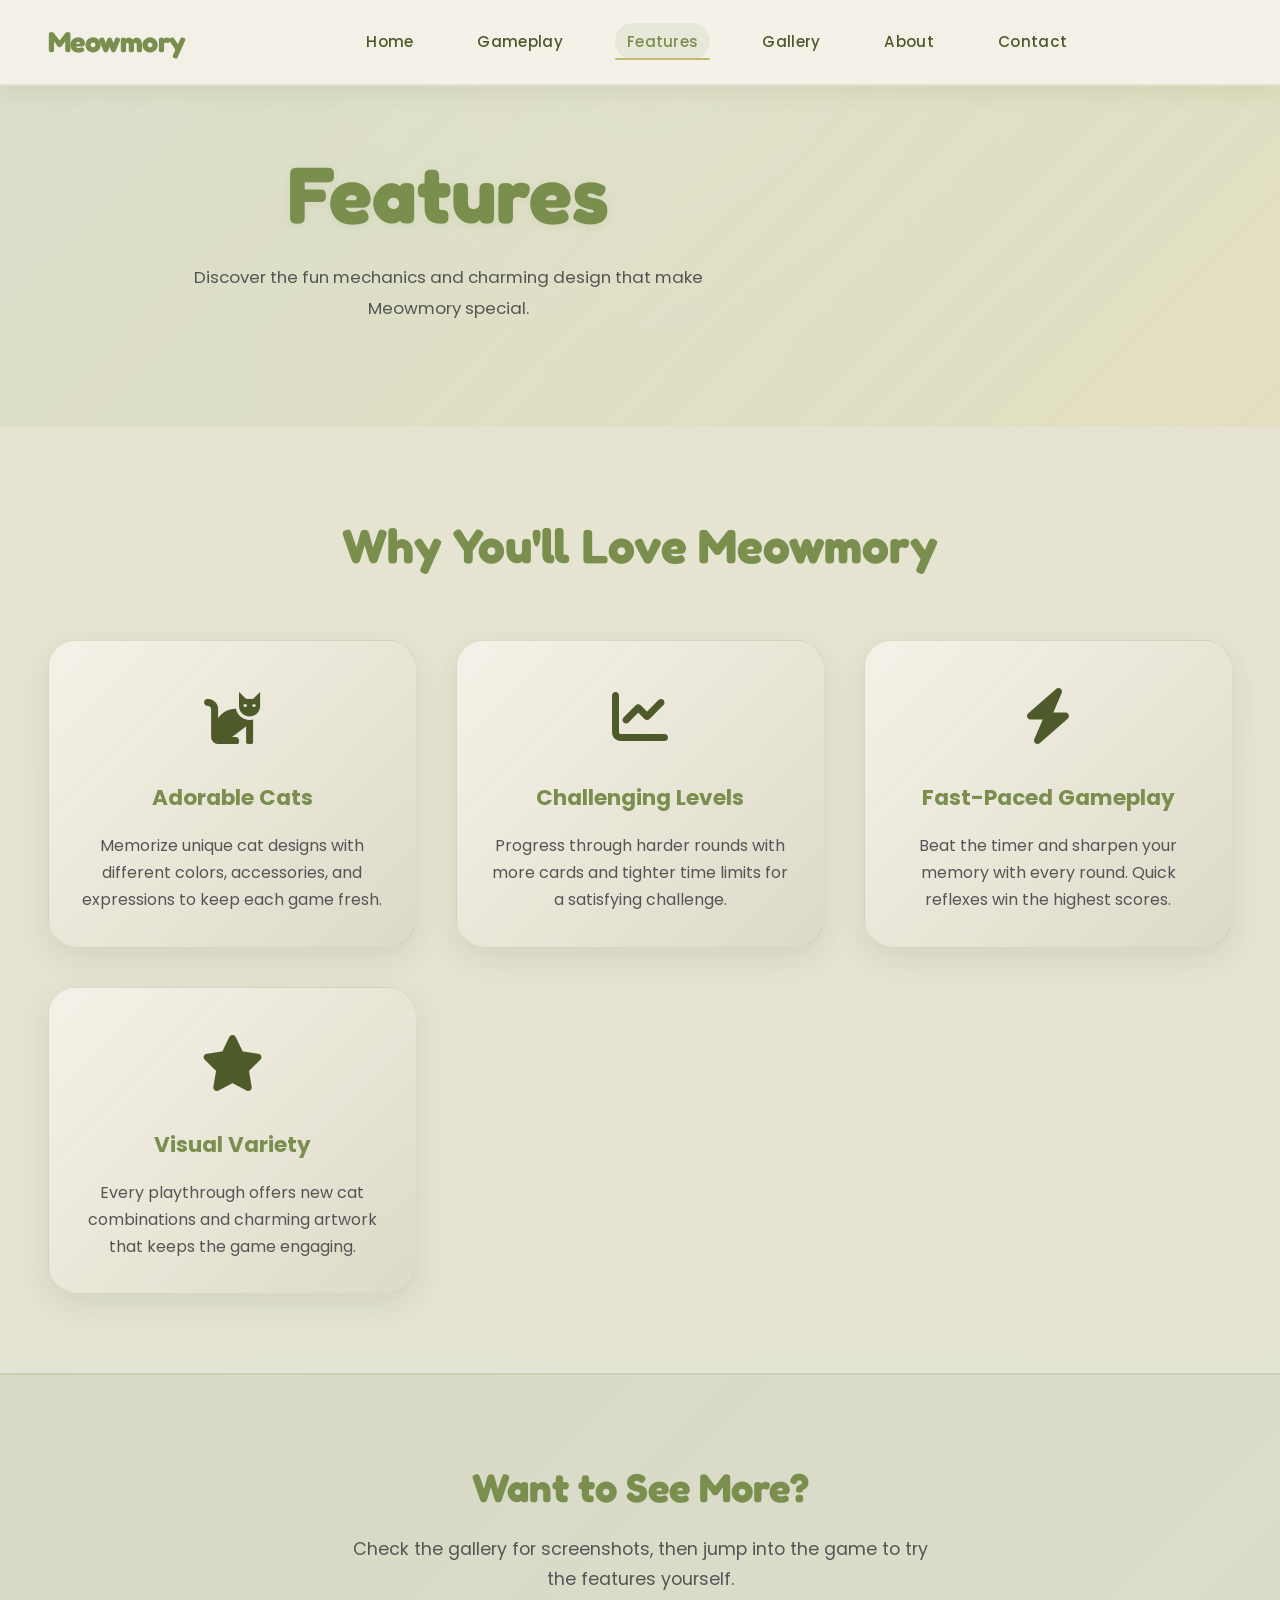
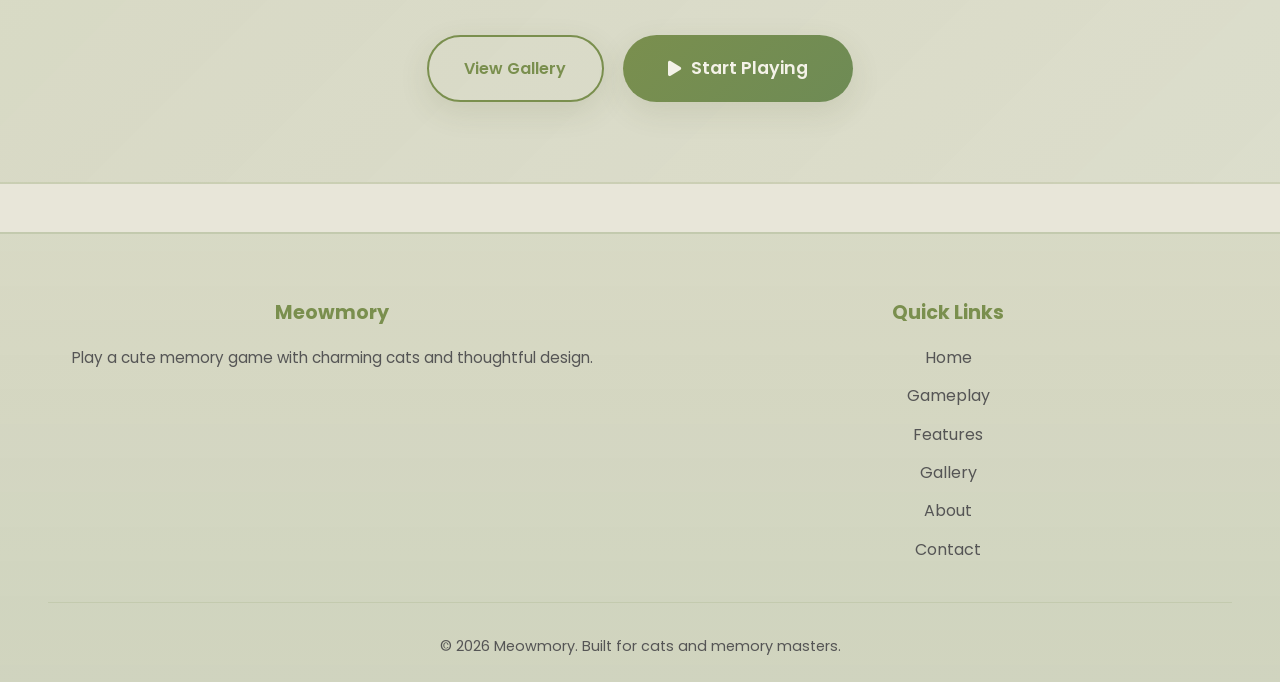
<file: Game Portfolio/features.html>
<!DOCTYPE html>
<html lang="en">
<head>
  <meta charset="UTF-8">
  <meta name="viewport" content="width=device-width, initial-scale=1.0">
  <title>Features | Meowmory</title>
  <link rel="stylesheet" href="style.css">
  <link href="https://fonts.googleapis.com/css2?family=Fredoka:wght@300;400;500;600;700&family=Poppins:wght@400;500;600;700&display=swap" rel="stylesheet">
  <link rel="stylesheet" href="https://cdnjs.cloudflare.com/ajax/libs/font-awesome/6.0.0-beta3/css/all.min.css">
</head>
<body>
<div class="site-wrapper">
  <header class="main-header">
    <div class="container nav-flex">
      <div class="logo"><a href="index.html">Meowmory</a></div>
      <nav class="navbar">
        <ul class="nav-links">
          <li><a href="index.html">Home</a></li>
          <li><a href="gameplay.html">Gameplay</a></li>
          <li><a href="features.html" class="nav-active">Features</a></li>
          <li><a href="gallery.html">Gallery</a></li>
          <li><a href="about.html">About</a></li>
          <li><a href="contact.html">Contact</a></li>
        </ul>
      </nav>
      <div class="mobile-toggle" id="mobileToggle"><i class="fas fa-bars"></i></div>
    </div>
  </header>

  <main class="main-content">
    <section class="hero-section" style="background: linear-gradient(135deg, rgba(201, 212, 182, 0.4), rgba(216, 208, 138, 0.3)); min-height: auto; padding: 4rem 0;">
      <div class="container">
        <div class="hero-content">
          <h1 class="hero-title">Features</h1>
          <p class="hero-description">Discover the fun mechanics and charming design that make Meowmory special.</p>
        </div>
      </div>
    </section>

    <section class="features-section">
      <div class="container">
        <h2 class="section-title">Why You'll Love Meowmory</h2>
        <div class="features-grid">
          <div class="feature-card">
            <div class="feature-icon"><i class="fa-solid fa-cat"></i></div>
            <h3>Adorable Cats</h3>
            <p>Memorize unique cat designs with different colors, accessories, and expressions to keep each game fresh.</p>
          </div>
          <div class="feature-card">
            <div class="feature-icon"><i class="fa-solid fa-chart-line"></i></div>
            <h3>Challenging Levels</h3>
            <p>Progress through harder rounds with more cards and tighter time limits for a satisfying challenge.</p>
          </div>
          <div class="feature-card">
            <div class="feature-icon"><i class="fa-solid fa-bolt"></i></div>
            <h3>Fast-Paced Gameplay</h3>
            <p>Beat the timer and sharpen your memory with every round. Quick reflexes win the highest scores.</p>
          </div>
          <div class="feature-card">
            <div class="feature-icon"><i class="fa-solid fa-star"></i></div>
            <h3>Visual Variety</h3>
            <p>Every playthrough offers new cat combinations and charming artwork that keeps the game engaging.</p>
          </div>
        </div>
      </div>
    </section>

    <section class="play-cta-section">
      <div class="container">
        <h2>Want to See More?</h2>
        <p>Check the gallery for screenshots, then jump into the game to try the features yourself.</p>
        <div class="hero-actions" style="justify-content: center;">
          <a href="gallery.html" class="btn btn-outline">View Gallery</a>
          <a href="play.html" class="btn btn-primary btn-large"><i class="fas fa-play"></i> Start Playing</a>
        </div>
      </div>
    </section>
  </main>

  <footer class="footer">
    <div class="container">
      <div class="footer-content">
        <div class="footer-section">
          <h4>Meowmory</h4>
          <p>Play a cute memory game with charming cats and thoughtful design.</p>
        </div>
        <div class="footer-section">
          <h4>Quick Links</h4>
          <ul class="footer-links">
            <li><a href="index.html">Home</a></li>
            <li><a href="gameplay.html">Gameplay</a></li>
            <li><a href="features.html">Features</a></li>
            <li><a href="gallery.html">Gallery</a></li>
            <li><a href="about.html">About</a></li>
            <li><a href="contact.html">Contact</a></li>
          </ul>
        </div>
      </div>
      <div class="footer-bottom">
        <p>&copy; 2026 Meowmory. Built for cats and memory masters.</p>
      </div>
    </div>
  </footer>
</div>
<script src="script.js"></script>
</body>
</html>
</file>
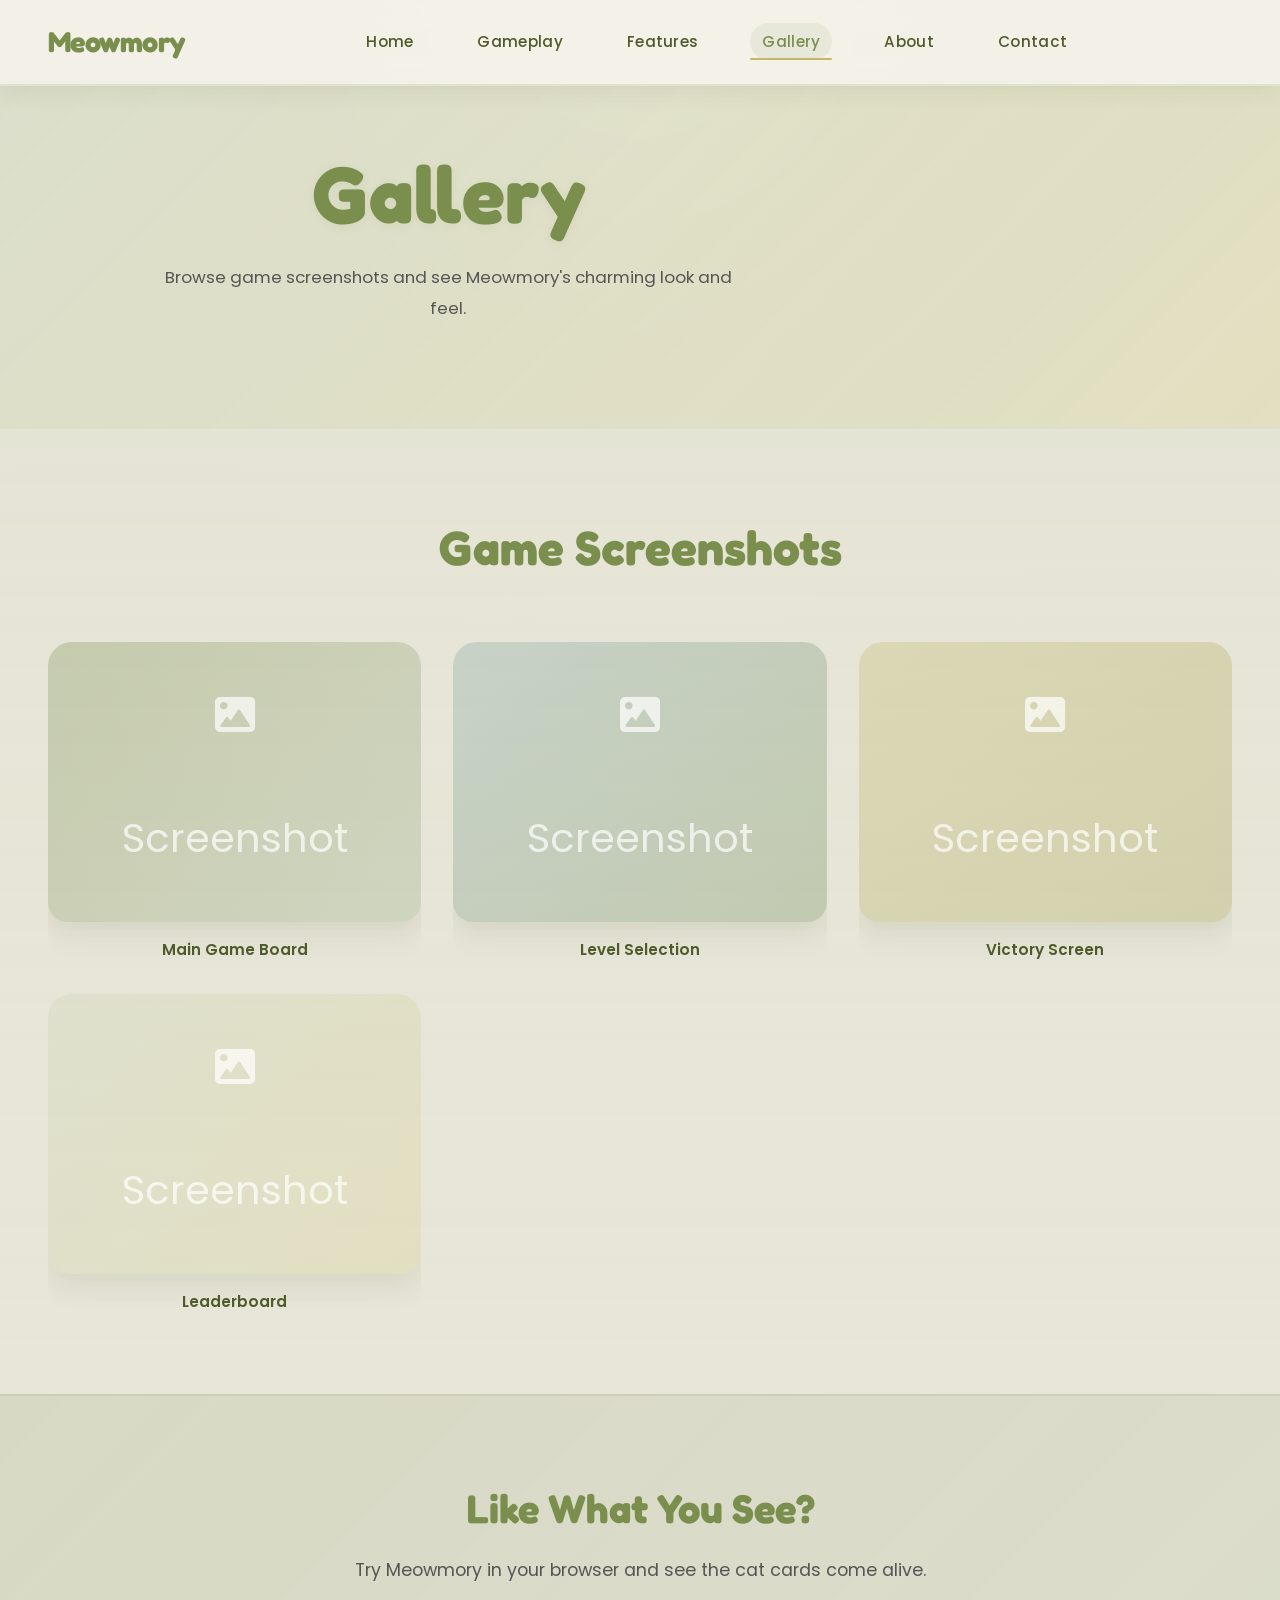
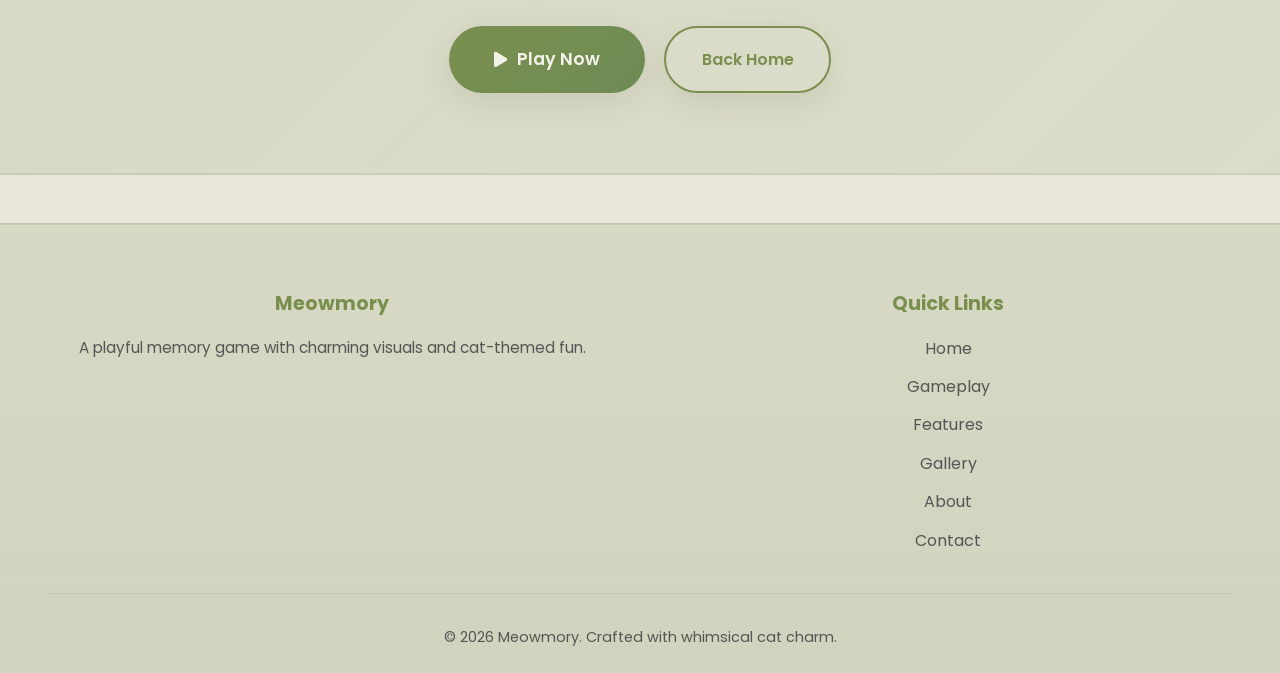
<file: Game Portfolio/gallery.html>
<!DOCTYPE html>
<html lang="en">
<head>
  <meta charset="UTF-8">
  <meta name="viewport" content="width=device-width, initial-scale=1.0">
  <title>Gallery | Meowmory</title>
  <link rel="stylesheet" href="style.css">
  <link href="https://fonts.googleapis.com/css2?family=Fredoka:wght@300;400;500;600;700&family=Poppins:wght@400;500;600;700&display=swap" rel="stylesheet">
  <link rel="stylesheet" href="https://cdnjs.cloudflare.com/ajax/libs/font-awesome/6.0.0-beta3/css/all.min.css">
</head>
<body>
<div class="site-wrapper">
  <header class="main-header">
    <div class="container nav-flex">
      <div class="logo"><a href="index.html">Meowmory</a></div>
      <nav class="navbar">
        <ul class="nav-links">
          <li><a href="index.html">Home</a></li>
          <li><a href="gameplay.html">Gameplay</a></li>
          <li><a href="features.html">Features</a></li>
          <li><a href="gallery.html" class="nav-active">Gallery</a></li>
          <li><a href="about.html">About</a></li>
          <li><a href="contact.html">Contact</a></li>
        </ul>
      </nav>
      <div class="mobile-toggle" id="mobileToggle"><i class="fas fa-bars"></i></div>
    </div>
  </header>

  <main class="top-content">
    <section class="hero-section" style="background: linear-gradient(135deg, rgba(201, 212, 182, 0.4), rgba(216, 208, 138, 0.3)); min-height: auto; padding: 4rem 0;">
      <div class="container">
        <div class="hero-content">
          <h1 class="hero-title">Gallery</h1>
          <p class="hero-description">Browse game screenshots and see Meowmory's charming look and feel.</p>
        </div>
      </div>
    </section>

    <section class="gallery-section">
      <div class="container">
        <h2 class="section-title">Game Screenshots</h2>
        <div class="gallery-grid">
          <div class="gallery-item">
            <div class="placeholder-image-large" style="background: linear-gradient(135deg, rgba(122, 143, 78, 0.3), rgba(156, 175, 136, 0.3));">
              <i class="fas fa-image"></i><br>Screenshot
            </div>
            <p class="gallery-caption">Main Game Board</p>
          </div>
          <div class="gallery-item">
            <div class="placeholder-image-large" style="background: linear-gradient(135deg, rgba(127, 164, 162, 0.3), rgba(110, 139, 85, 0.3));">
              <i class="fas fa-image"></i><br>Screenshot
            </div>
            <p class="gallery-caption">Level Selection</p>
          </div>
          <div class="gallery-item">
            <div class="placeholder-image-large" style="background: linear-gradient(135deg, rgba(194, 185, 106, 0.3), rgba(166, 160, 77, 0.3));">
              <i class="fas fa-image"></i><br>Screenshot
            </div>
            <p class="gallery-caption">Victory Screen</p>
          </div>
          <div class="gallery-item">
            <div class="placeholder-image-large" style="background: linear-gradient(135deg, rgba(201, 212, 182, 0.3), rgba(216, 208, 138, 0.3));">
              <i class="fas fa-image"></i><br>Screenshot
            </div>
            <p class="gallery-caption">Leaderboard</p>
          </div>
        </div>
      </div>
    </section>

    <section class="play-cta-section">
      <div class="container">
        <h2>Like What You See?</h2>
        <p>Try Meowmory in your browser and see the cat cards come alive.</p>
        <div class="hero-actions" style="justify-content: center;">
          <a href="play.html" class="btn btn-primary btn-large"><i class="fas fa-play"></i> Play Now</a>
          <a href="index.html" class="btn btn-outline">Back Home</a>
        </div>
      </div>
    </section>
  </main>

  <footer class="footer">
    <div class="container">
      <div class="footer-content">
        <div class="footer-section">
          <h4>Meowmory</h4>
          <p>A playful memory game with charming visuals and cat-themed fun.</p>
        </div>
        <div class="footer-section">
          <h4>Quick Links</h4>
          <ul class="footer-links">
            <li><a href="index.html">Home</a></li>
            <li><a href="gameplay.html">Gameplay</a></li>
            <li><a href="features.html">Features</a></li>
            <li><a href="gallery.html">Gallery</a></li>
            <li><a href="about.html">About</a></li>
            <li><a href="contact.html">Contact</a></li>
          </ul>
        </div>
      </div>
      <div class="footer-bottom">
        <p>&copy; 2026 Meowmory. Crafted with whimsical cat charm.</p>
      </div>
    </div>
  </footer>
</div>
<script src="script.js"></script>
</body>
</html>
</file>
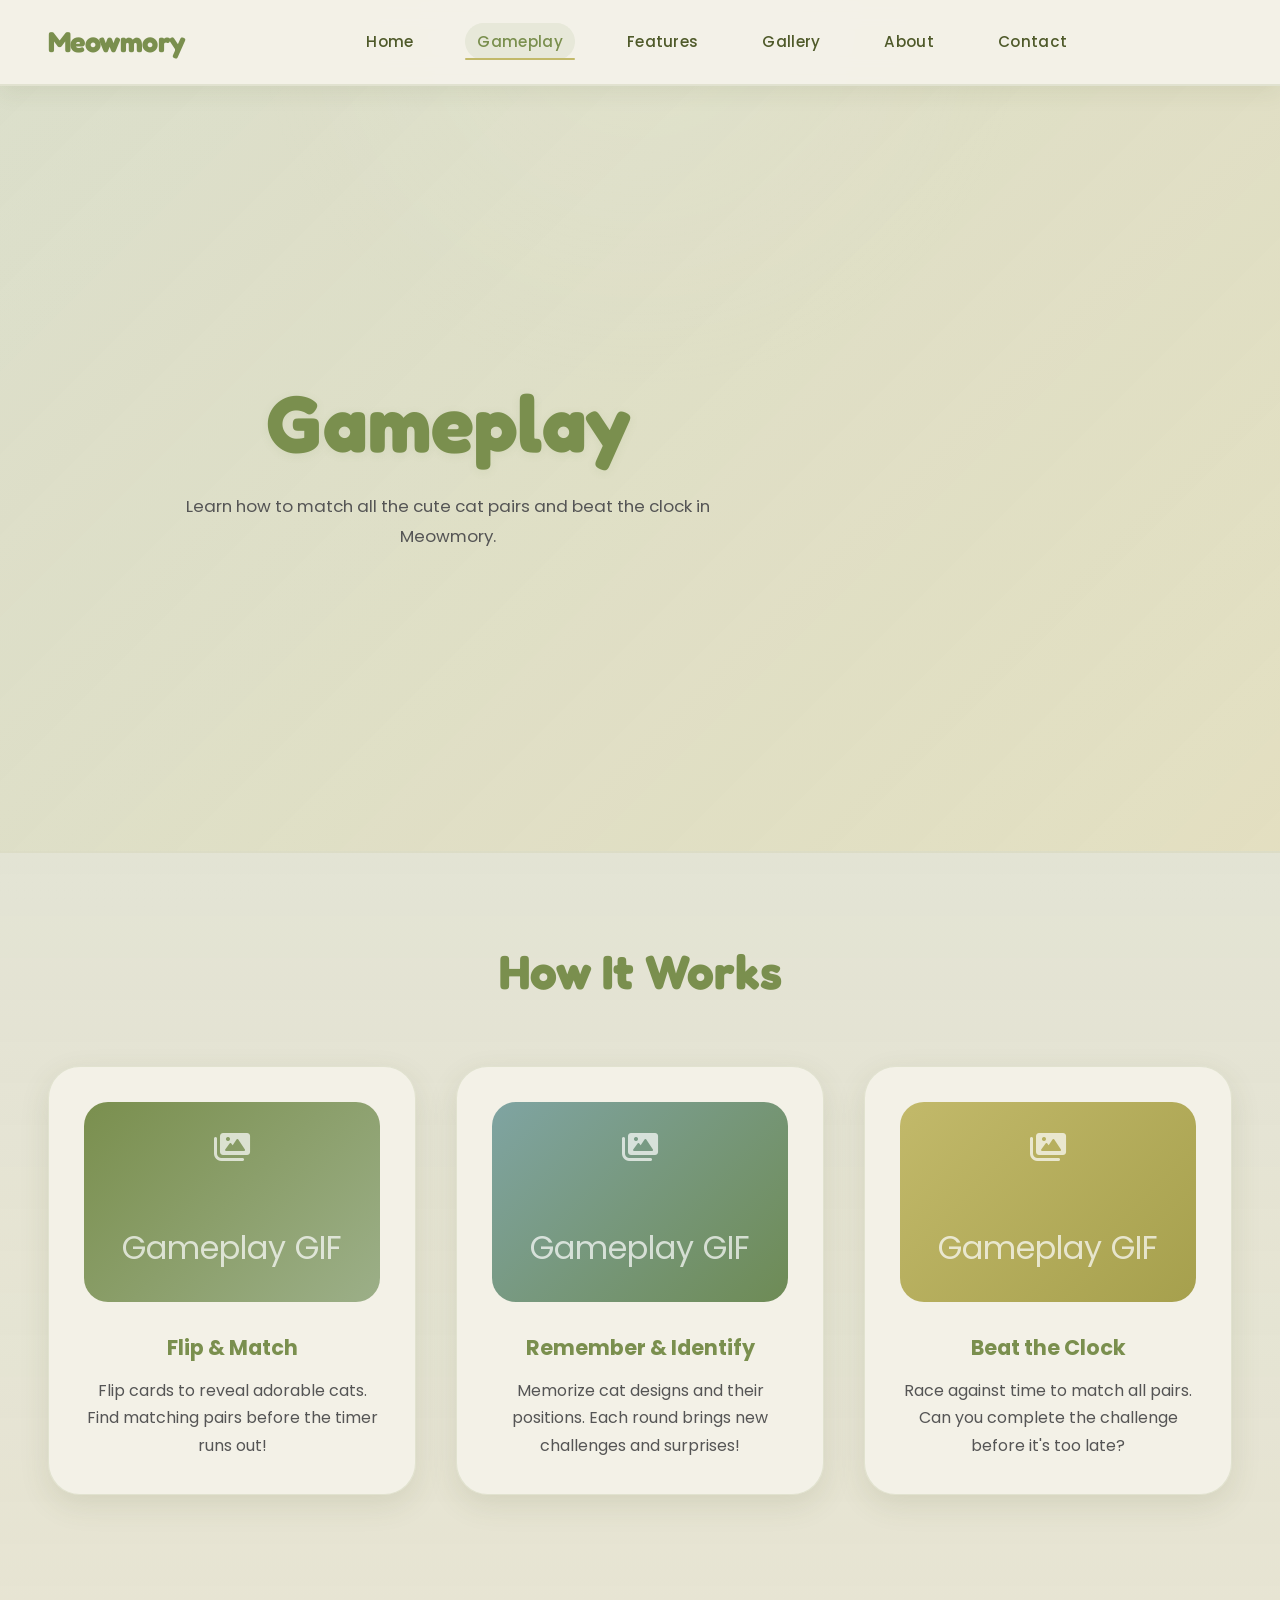
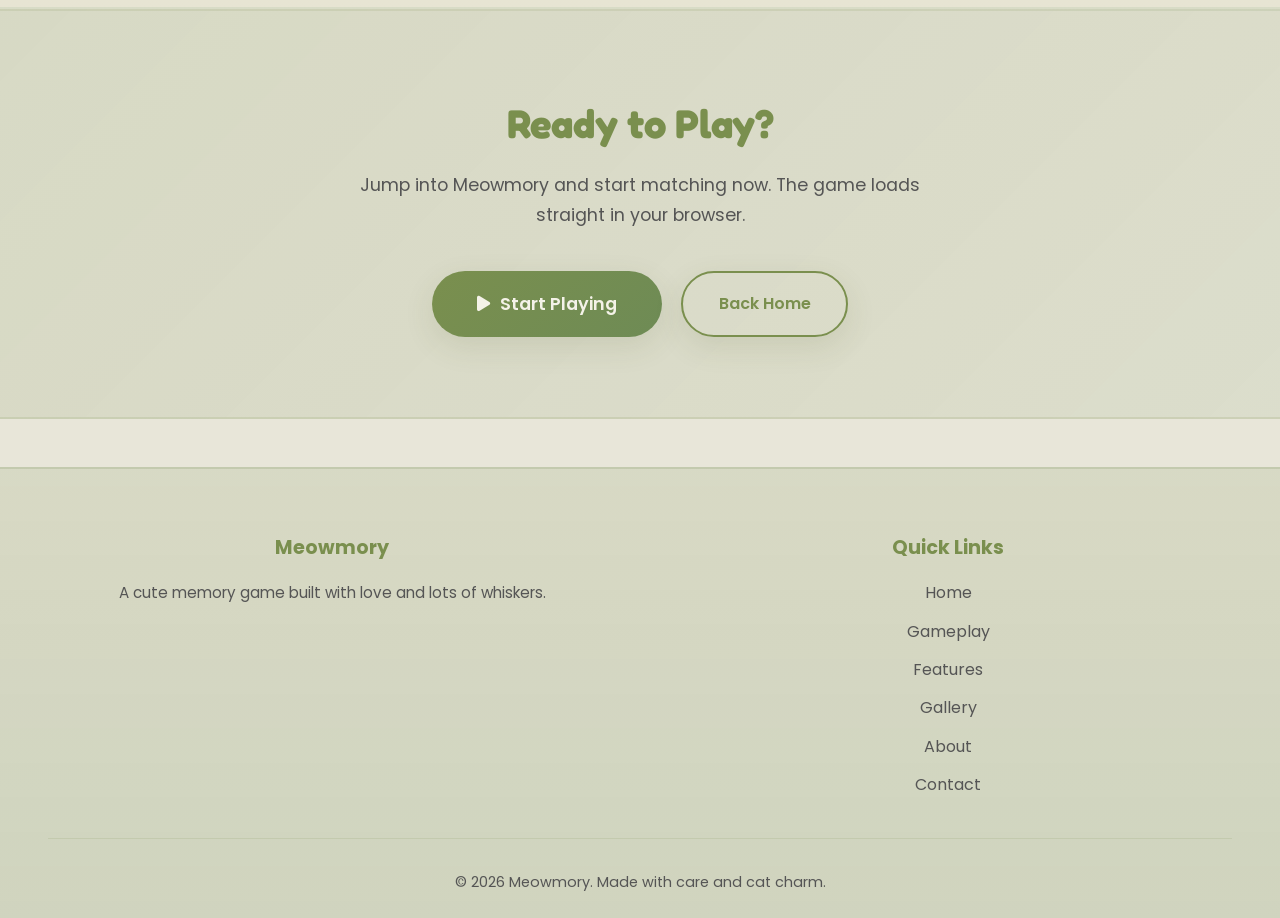
<file: Game Portfolio/gameplay.html>
<!DOCTYPE html>
<html lang="en">
<head>
  <meta charset="UTF-8">
  <meta name="viewport" content="width=device-width, initial-scale=1.0">
  <title>Gameplay | Meowmory</title>
  <link rel="stylesheet" href="style.css">
  <link href="https://fonts.googleapis.com/css2?family=Fredoka:wght@300;400;500;600;700&family=Poppins:wght@400;500;600;700&display=swap" rel="stylesheet">
  <link rel="stylesheet" href="https://cdnjs.cloudflare.com/ajax/libs/font-awesome/6.0.0-beta3/css/all.min.css">
</head>
<body>
<div class="site-wrapper">
  <header class="main-header">
    <div class="container nav-flex">
      <div class="logo"><a href="index.html">Meowmory</a></div>
      <nav class="navbar">
        <ul class="nav-links">
          <li><a href="index.html">Home</a></li>
          <li><a href="gameplay.html" class="nav-active">Gameplay</a></li>
          <li><a href="features.html">Features</a></li>
          <li><a href="gallery.html">Gallery</a></li>
          <li><a href="about.html">About</a></li>
          <li><a href="contact.html">Contact</a></li>
        </ul>
      </nav>
      <div class="mobile-toggle" id="mobileToggle"><i class="fas fa-bars"></i></div>
    </div>
  </header>

  <main class="top-content">
    <section class="hero-section" style="background: linear-gradient(135deg, rgba(201, 212, 182, 0.4), rgba(216, 208, 138, 0.3));">
      <div class="container">
        <div class="hero-content">
          <h1 class="hero-title">Gameplay</h1>
          <p class="hero-description">Learn how to match all the cute cat pairs and beat the clock in Meowmory.</p>
        </div>
      </div>
    </section>

    <section class="gameplay-section">
      <div class="container">
        <h2 class="section-title">How It Works</h2>
        <div class="gameplay-grid">
          <div class="gameplay-card">
            <div class="gameplay-image">
              <div class="placeholder-image" style="background: linear-gradient(135deg, var(--olive), var(--sage));">
                <i class="fas fa-images"></i><br>Gameplay GIF
              </div>
            </div>
            <h3>Flip & Match</h3>
            <p>Flip cards to reveal adorable cats. Find matching pairs before the timer runs out!</p>
          </div>
          <div class="gameplay-card">
            <div class="gameplay-image">
              <div class="placeholder-image" style="background: linear-gradient(135deg, var(--teal), var(--moss));">
                <i class="fas fa-images"></i><br>Gameplay GIF
              </div>
            </div>
            <h3>Remember & Identify</h3>
            <p>Memorize cat designs and their positions. Each round brings new challenges and surprises!</p>
          </div>
          <div class="gameplay-card">
            <div class="gameplay-image">
              <div class="placeholder-image" style="background: linear-gradient(135deg, var(--gold), var(--mustard));">
                <i class="fas fa-images"></i><br>Gameplay GIF
              </div>
            </div>
            <h3>Beat the Clock</h3>
            <p>Race against time to match all pairs. Can you complete the challenge before it's too late?</p>
          </div>
        </div>
      </div>
    </section>

    <section class="play-cta-section">
      <div class="container">
        <h2>Ready to Play?</h2>
        <p>Jump into Meowmory and start matching now. The game loads straight in your browser.</p>
        <div class="hero-actions" style="justify-content: center;">
          <a href="play.html" class="btn btn-primary btn-large"><i class="fas fa-play"></i> Start Playing</a>
          <a href="index.html" class="btn btn-outline">Back Home</a>
        </div>
      </div>
    </section>
  </main>

  <footer class="footer">
    <div class="container">
      <div class="footer-content">
        <div class="footer-section">
          <h4>Meowmory</h4>
          <p>A cute memory game built with love and lots of whiskers.</p>
        </div>
        <div class="footer-section">
          <h4>Quick Links</h4>
          <ul class="footer-links">
            <li><a href="index.html">Home</a></li>
            <li><a href="gameplay.html">Gameplay</a></li>
            <li><a href="features.html">Features</a></li>
            <li><a href="gallery.html">Gallery</a></li>
            <li><a href="about.html">About</a></li>
            <li><a href="contact.html">Contact</a></li>
          </ul>
        </div>
      </div>
      <div class="footer-bottom">
        <p>&copy; 2026 Meowmory. Made with care and cat charm.</p>
      </div>
    </div>
  </footer>
</div>
<script src="script.js"></script>
</body>
</html>
</file>
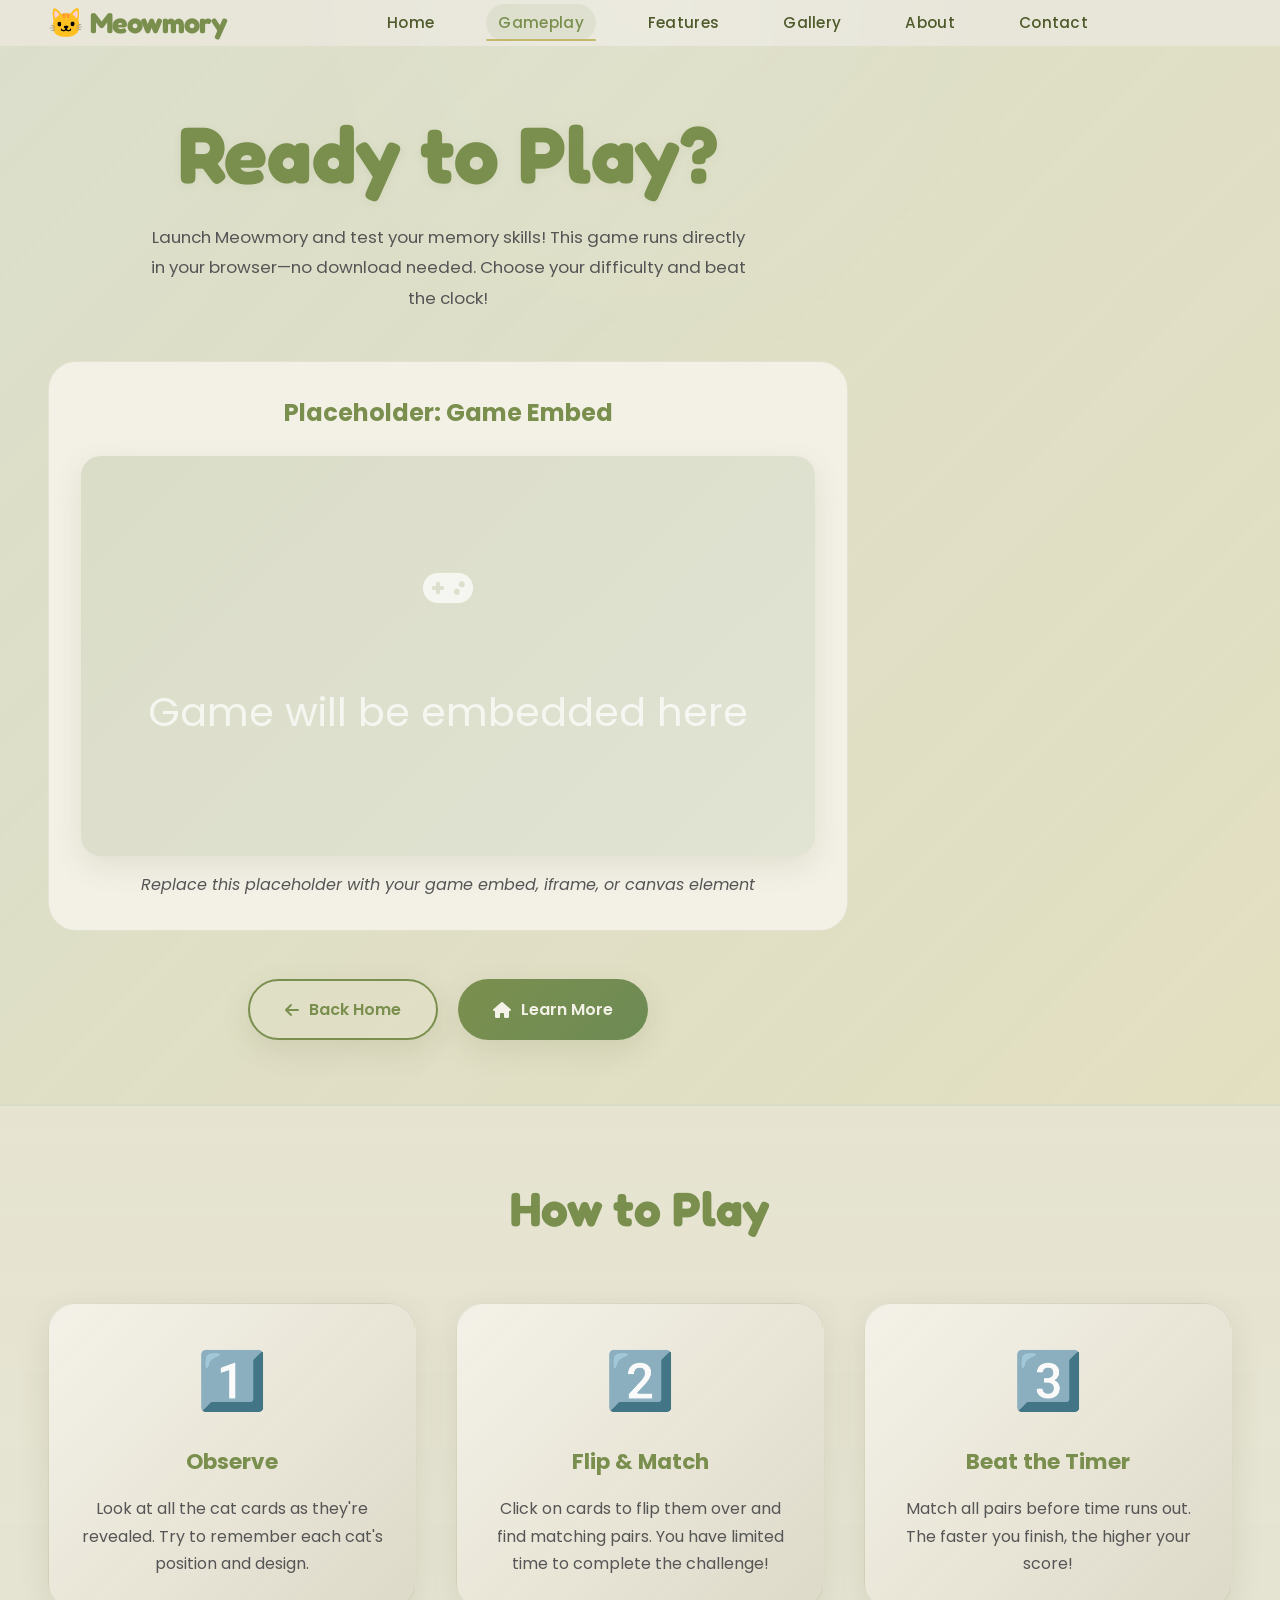
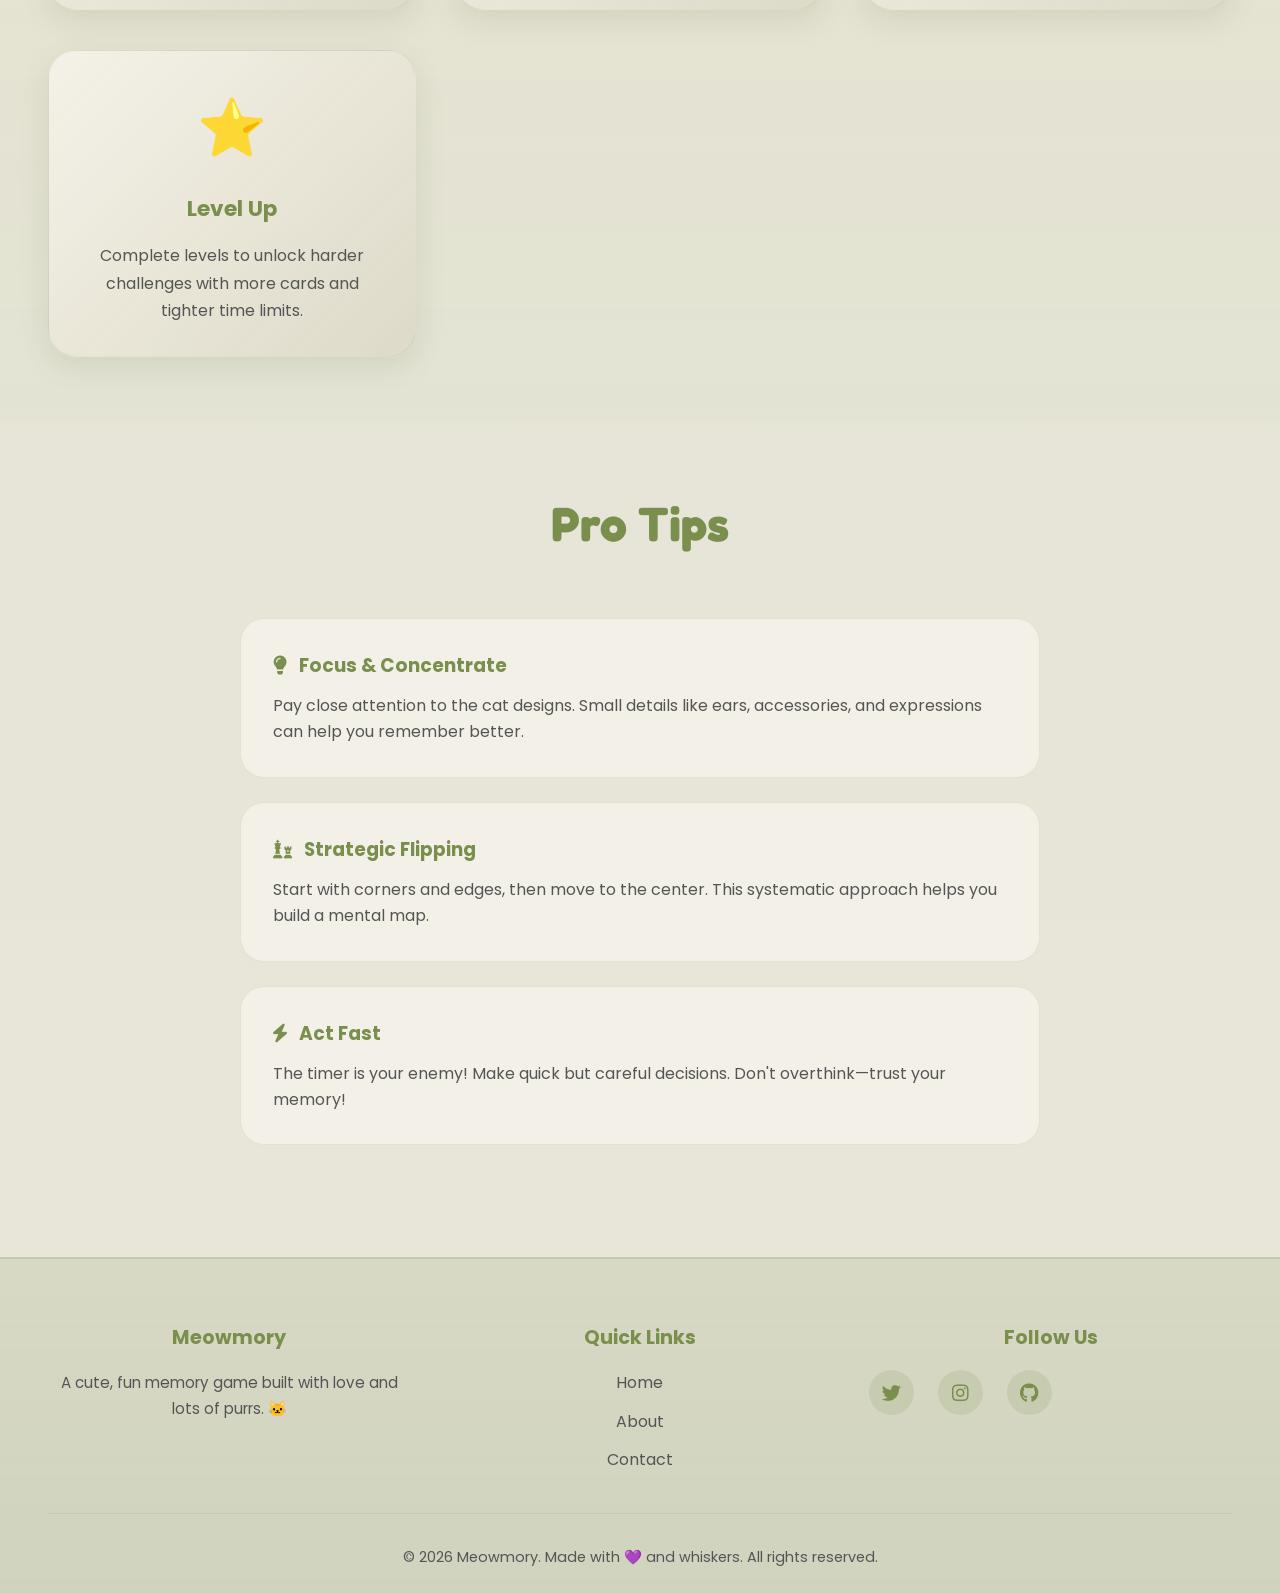
<file: Game Portfolio/play.html>
<!DOCTYPE html>
<html lang="en">
<head>
  <meta charset="UTF-8">
  <meta name="viewport" content="width=device-width, initial-scale=1.0">
  <title>Play Meowmory – Memory Game</title>
  <link rel="stylesheet" href="style.css">
  <link href="https://fonts.googleapis.com/css2?family=Fredoka:wght@300;400;500;600;700&family=Poppins:wght@400;500;600;700&display=swap" rel="stylesheet">
  <link rel="stylesheet" href="https://cdnjs.cloudflare.com/ajax/libs/font-awesome/6.0.0-beta3/css/all.min.css">
</head>
<body>
<div class="site-wrapper">
  <header class="top-header">
    <div class="container nav-flex">
      <div class="logo"><a href="index.html">🐱 Meowmory</a></div>
      <nav class="navbar">
        <ul class="nav-links">
          <li><a href="index.html">Home</a></li>
          <li><a href="gameplay.html" class="nav-active">Gameplay</a></li>
          <li><a href="features.html">Features</a></li>
          <li><a href="gallery.html">Gallery</a></li>
          <li><a href="about.html">About</a></li>
          <li><a href="contact.html">Contact</a></li>
        </ul>
      </nav>
      <div class="mobile-toggle" id="mobileToggle"><i class="fas fa-bars"></i></div>
    </div>
  </header>

  <main class="main-content">
    <section class="hero-section" style="background: linear-gradient(135deg, rgba(201, 212, 182, 0.4), rgba(216, 208, 138, 0.3)); min-height: auto; padding: 4rem 0;">
      <div class="container">
        <div class="hero-content">
          <h1 class="hero-title">Ready to Play?</h1>
          <p class="hero-description">Launch Meowmory and test your memory skills! This game runs directly in your browser—no download needed. Choose your difficulty and beat the clock!</p>
          
          <div style="margin: 3rem 0; padding: 2rem; background: rgba(244, 242, 232, 0.95); border-radius: 28px; border: 1px solid rgba(122, 143, 78, 0.15);">
            <h2 style="color: var(--olive); margin-bottom: 1.5rem; font-size: 1.5rem;">Placeholder: Game Embed</h2>
            <div class="placeholder-image-large" style="background: linear-gradient(135deg, rgba(122, 143, 78, 0.2), rgba(156, 175, 136, 0.2)); height: 400px; margin: 0;">
              <i class="fas fa-gamepad"></i><br>Game will be embedded here
            </div>
            <p style="text-align: center; margin-top: 1rem; color: var(--text-soft); font-style: italic;">Replace this placeholder with your game embed, iframe, or canvas element</p>
          </div>

          <div class="hero-actions">
            <a href="index.html" class="btn btn-outline">
              <i class="fas fa-arrow-left"></i> Back Home
            </a>
            <a href="index.html" class="btn btn-primary">
              <i class="fas fa-home"></i> Learn More
            </a>
          </div>
        </div>
      </div>
    </section>

    <!-- INSTRUCTIONS SECTION -->
    <section style="padding: 4rem 0; background: linear-gradient(180deg, rgba(216, 208, 138, 0.1), rgba(201, 212, 182, 0.15)); border-top: 2px solid rgba(122, 143, 78, 0.1);">
      <div class="container">
        <h2 class="section-title">How to Play</h2>
        <div class="features-grid">
          <div class="feature-card">
            <div class="feature-icon">1️⃣</div>
            <h3>Observe</h3>
            <p>Look at all the cat cards as they're revealed. Try to remember each cat's position and design.</p>
          </div>
          <div class="feature-card">
            <div class="feature-icon">2️⃣</div>
            <h3>Flip & Match</h3>
            <p>Click on cards to flip them over and find matching pairs. You have limited time to complete the challenge!</p>
          </div>
          <div class="feature-card">
            <div class="feature-icon">3️⃣</div>
            <h3>Beat the Timer</h3>
            <p>Match all pairs before time runs out. The faster you finish, the higher your score!</p>
          </div>
          <div class="feature-card">
            <div class="feature-icon">⭐</div>
            <h3>Level Up</h3>
            <p>Complete levels to unlock harder challenges with more cards and tighter time limits.</p>
          </div>
        </div>
      </div>
    </section>

    <!-- TIPS SECTION -->
    <section style="padding: 4rem 0; background: linear-gradient(180deg, rgba(201, 212, 182, 0.08), transparent);">
      <div class="container">
        <h2 class="section-title">Pro Tips</h2>
        <div style="max-width: 800px; margin: 0 auto;">
          <div style="background: rgba(244, 242, 232, 0.95); border-radius: 24px; padding: 2rem; border: 1px solid rgba(122, 143, 78, 0.15); margin-bottom: 1.5rem;">
            <h3 style="color: var(--olive); margin-bottom: 0.8rem;"><i class="fas fa-lightbulb" style="margin-right: 0.5rem;"></i> Focus & Concentrate</h3>
            <p style="color: var(--text-soft);">Pay close attention to the cat designs. Small details like ears, accessories, and expressions can help you remember better.</p>
          </div>
          <div style="background: rgba(244, 242, 232, 0.95); border-radius: 24px; padding: 2rem; border: 1px solid rgba(122, 143, 78, 0.15); margin-bottom: 1.5rem;">
            <h3 style="color: var(--olive); margin-bottom: 0.8rem;"><i class="fas fa-chess" style="margin-right: 0.5rem;"></i> Strategic Flipping</h3>
            <p style="color: var(--text-soft);">Start with corners and edges, then move to the center. This systematic approach helps you build a mental map.</p>
          </div>
          <div style="background: rgba(244, 242, 232, 0.95); border-radius: 24px; padding: 2rem; border: 1px solid rgba(122, 143, 78, 0.15);">
            <h3 style="color: var(--olive); margin-bottom: 0.8rem;"><i class="fas fa-bolt" style="margin-right: 0.5rem;"></i> Act Fast</h3>
            <p style="color: var(--text-soft);">The timer is your enemy! Make quick but careful decisions. Don't overthink—trust your memory!</p>
          </div>
        </div>
      </div>
    </section>
  </main>

  <!-- FOOTER -->
  <footer class="footer">
    <div class="container">
      <div class="footer-content">
        <div class="footer-section">
          <h4>Meowmory</h4>
          <p>A cute, fun memory game built with love and lots of purrs. 🐱</p>
        </div>
        <div class="footer-section">
          <h4>Quick Links</h4>
          <ul class="footer-links">
            <li><a href="index.html">Home</a></li>
            <li><a href="about.html">About</a></li>
            <li><a href="contact.html">Contact</a></li>
          </ul>
        </div>
        <div class="footer-section">
          <h4>Follow Us</h4>
          <div class="social-links">
            <a href="#" title="Twitter"><i class="fab fa-twitter"></i></a>
            <a href="#" title="Instagram"><i class="fab fa-instagram"></i></a>
            <a href="#" title="GitHub"><i class="fab fa-github"></i></a>
          </div>
        </div>
      </div>
      <div class="footer-bottom">
        <p>&copy; 2026 Meowmory. Made with 💜 and whiskers. All rights reserved.</p>
      </div>
    </div>
  </footer>
</div>

<script src="script.js"></script>
</body>
</html>
</file>
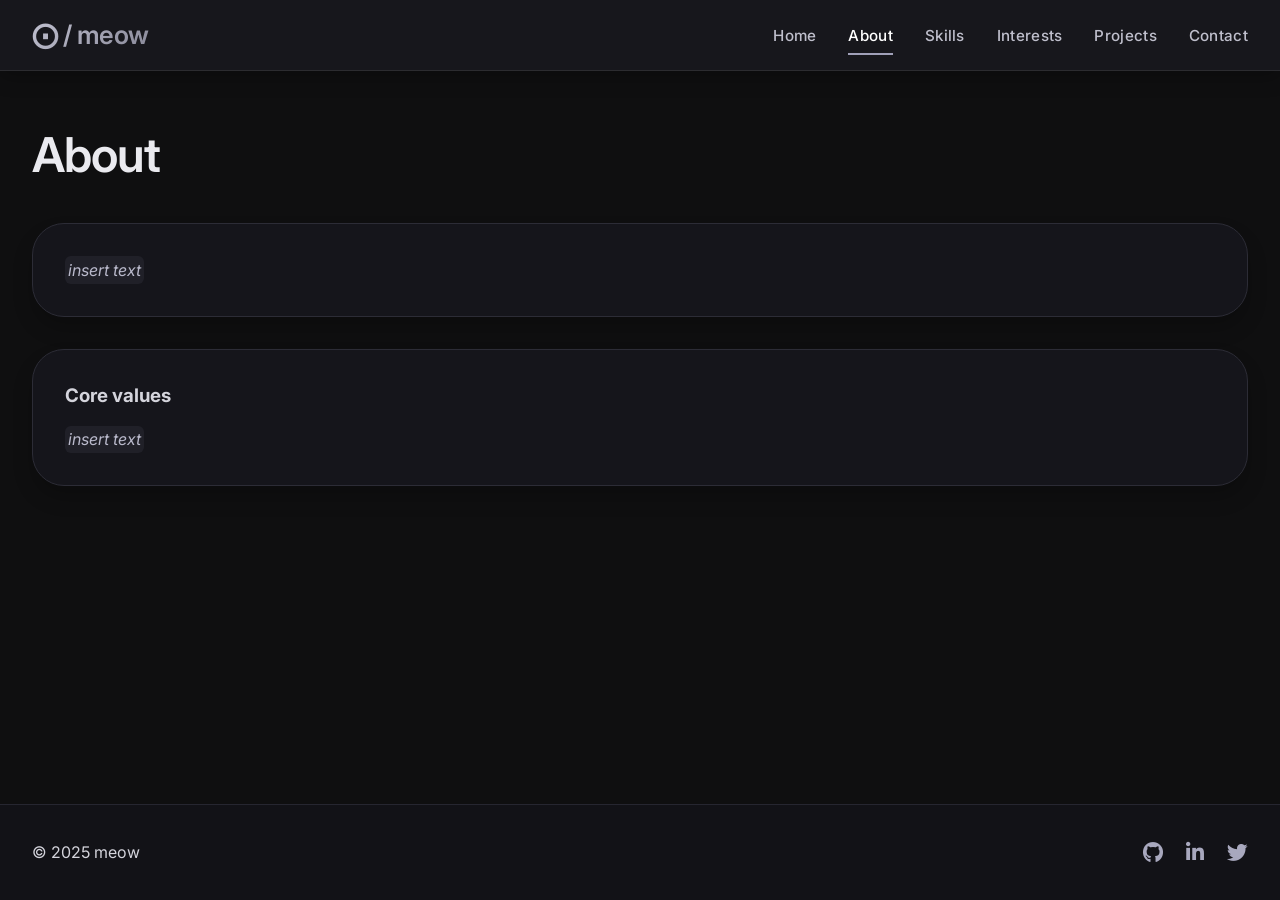
<file: Portfolio/about.html>
<!DOCTYPE html>
<html lang="en">
<head>
  <meta charset="UTF-8">
  <meta name="viewport" content="width=device-width, initial-scale=1.0">
  <title>About</title>
  <link rel="stylesheet" href="style.css">
  <link href="https://fonts.googleapis.com/css2?family=Inter:opsz,wght@14..32,300;400;500;600;700&display=swap" rel="stylesheet">
  <link rel="stylesheet" href="https://cdnjs.cloudflare.com/ajax/libs/font-awesome/6.0.0-beta3/css/all.min.css">
</head>
<body>
<div class="site-wrapper">
  <header class="main-header">
    <div class="container nav-flex">
      <div class="logo"><a href="index.html">⨀ / meow</a></div>
      <nav class="navbar">
        <ul class="nav-links">
          <li><a href="index.html">Home</a></li>
          <li><a href="about.html" class="active">About</a></li>
          <li><a href="skills.html">Skills</a></li>
          <li><a href="interests.html">Interests</a></li>
          <li><a href="projects.html">Projects</a></li>
          <li><a href="contact.html">Contact</a></li>
        </ul>
      </nav>
      <div class="mobile-toggle" id="mobileToggle"><i class="fas fa-bars"></i></div>
    </div>
  </header>
  <main class="main-content">
    <div class="container">
      <h1 class="page-heading">About</h1>
      <div class="section-card">
        <p class="placeholder-text">insert text</p>
      </div>
      <div class="section-card">
        <h3 style="margin-bottom: 1rem">Core values</h3>
        <p class="placeholder-text">insert text</p>
      </div>
    </div>
  </main>
  <footer class="main-footer">
    <div class="container footer-inner">
      <div class="footer-copy">
        <p>© 2025 meow</p>
      </div>
      <div class="footer-links">
        <a href="#"><i class="fab fa-github"></i></a>
        <a href="#"><i class="fab fa-linkedin-in"></i></a>
        <a href="#"><i class="fab fa-twitter"></i></a>
      </div>
    </div>
  </footer>
</div>
<script>
  const toggleBtn = document.getElementById('mobileToggle');
  const navLinks = document.querySelector('.nav-links');
  if (toggleBtn) {
    toggleBtn.addEventListener('click', () => {
      navLinks.classList.toggle('show');
    });
  }
</script>
</body>
</html>
</file>
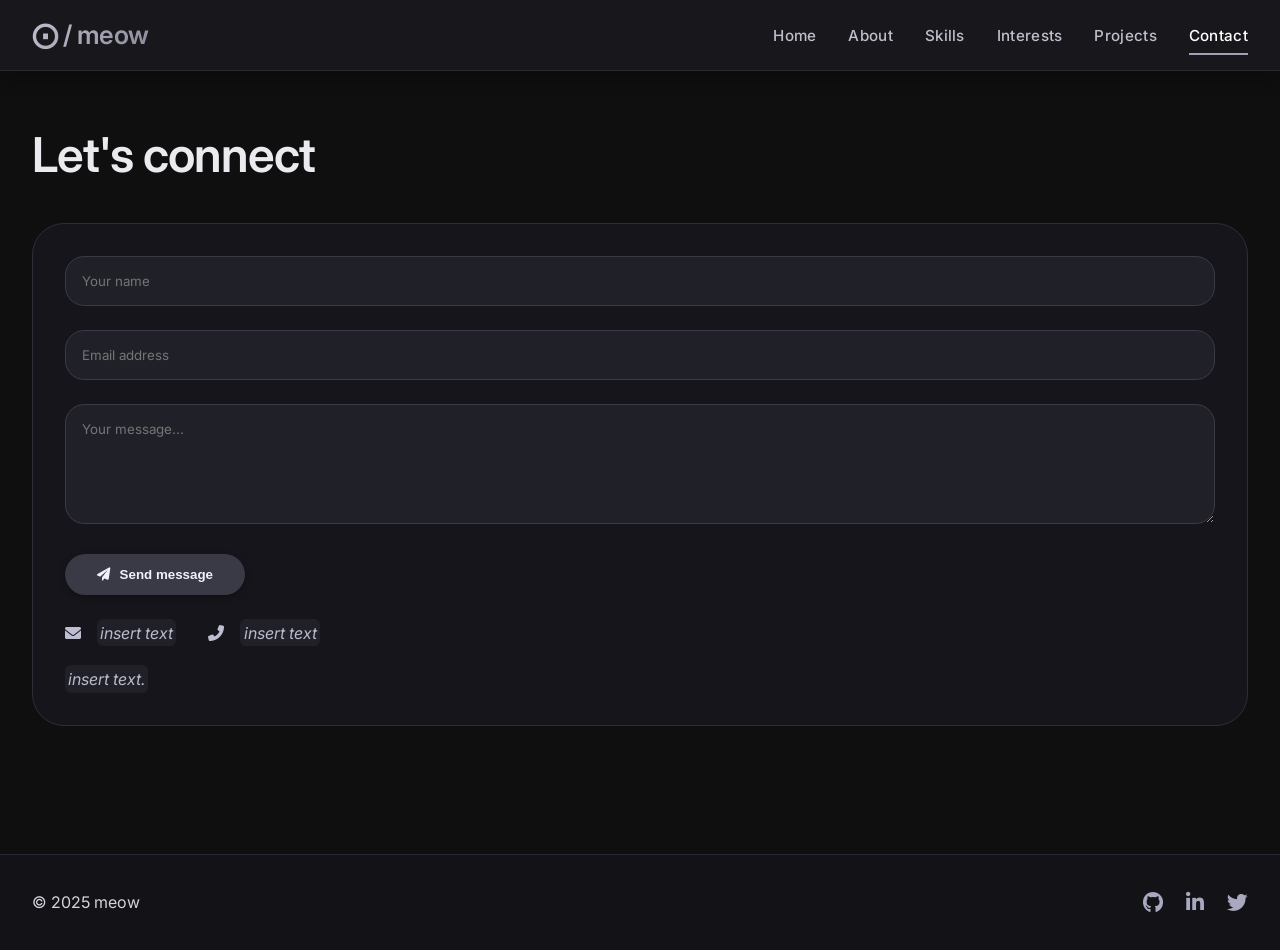
<file: Portfolio/contact.html>
<!DOCTYPE html>
<html lang="en">
<head>
  <meta charset="UTF-8">
  <meta name="viewport" content="width=device-width, initial-scale=1.0">
  <title>Contact</title>
  <link rel="stylesheet" href="style.css">
  <link href="https://fonts.googleapis.com/css2?family=Inter:opsz,wght@14..32,300;400;500;600;700&display=swap" rel="stylesheet">
  <link rel="stylesheet" href="https://cdnjs.cloudflare.com/ajax/libs/font-awesome/6.0.0-beta3/css/all.min.css">
</head>
<body>
<div class="site-wrapper">
  <header class="main-header">
    <div class="container nav-flex">
      <div class="logo"><a href="index.html">⨀ / meow</a></div>
      <nav class="navbar">
        <ul class="nav-links">
          <li><a href="index.html">Home</a></li>
          <li><a href="about.html">About</a></li>
          <li><a href="skills.html">Skills</a></li>
          <li><a href="interests.html">Interests</a></li>
          <li><a href="projects.html">Projects</a></li>
          <li><a href="contact.html" class="active">Contact</a></li>
        </ul>
      </nav>
      <div class="mobile-toggle" id="mobileToggle"><i class="fas fa-bars"></i></div>
    </div>
  </header>
  <main class="main-content">
    <div class="container">
      <h1 class="page-heading">Let's connect</h1>
      <div class="contact-form">
        <form action="#" method="post">
          <div class="form-group">
            <input type="text" placeholder="Your name" required>
          </div>
          <div class="form-group">
            <input type="email" placeholder="Email address" required>
          </div>
          <div class="form-group">
            <textarea placeholder="Your message..."></textarea>
          </div>
          <button type="submit" class="btn btn-primary">
            <i class="fas fa-paper-plane"></i> Send message
          </button>
        </form>
        <div class="contact-info-row">
          <i class="fas fa-envelope"></i>
          <span class="placeholder-text">insert text</span>
          <i class="fas fa-phone-alt" style="margin-left: 1rem"></i>
          <span class="placeholder-text">insert text</span>
        </div>
        <p class="placeholder-text" style="margin-top: 1.2rem">insert text.</p>
      </div>
    </div>
  </main>
  <footer class="main-footer">
    <div class="container footer-inner">
      <div class="footer-copy">
        <p>© 2025 meow</p>
      </div>
      <div class="footer-links">
        <a href="#"><i class="fab fa-github"></i></a>
        <a href="#"><i class="fab fa-linkedin-in"></i></a>
        <a href="#"><i class="fab fa-twitter"></i></a>
      </div>
    </div>
  </footer>
</div>
<script>
  const toggleBtn = document.getElementById('mobileToggle');
  const navLinks = document.querySelector('.nav-links');
  if (toggleBtn) {
    toggleBtn.addEventListener('click', () => {
      navLinks.classList.toggle('show');
    });
  }
</script>
</body>
</html>
</file>
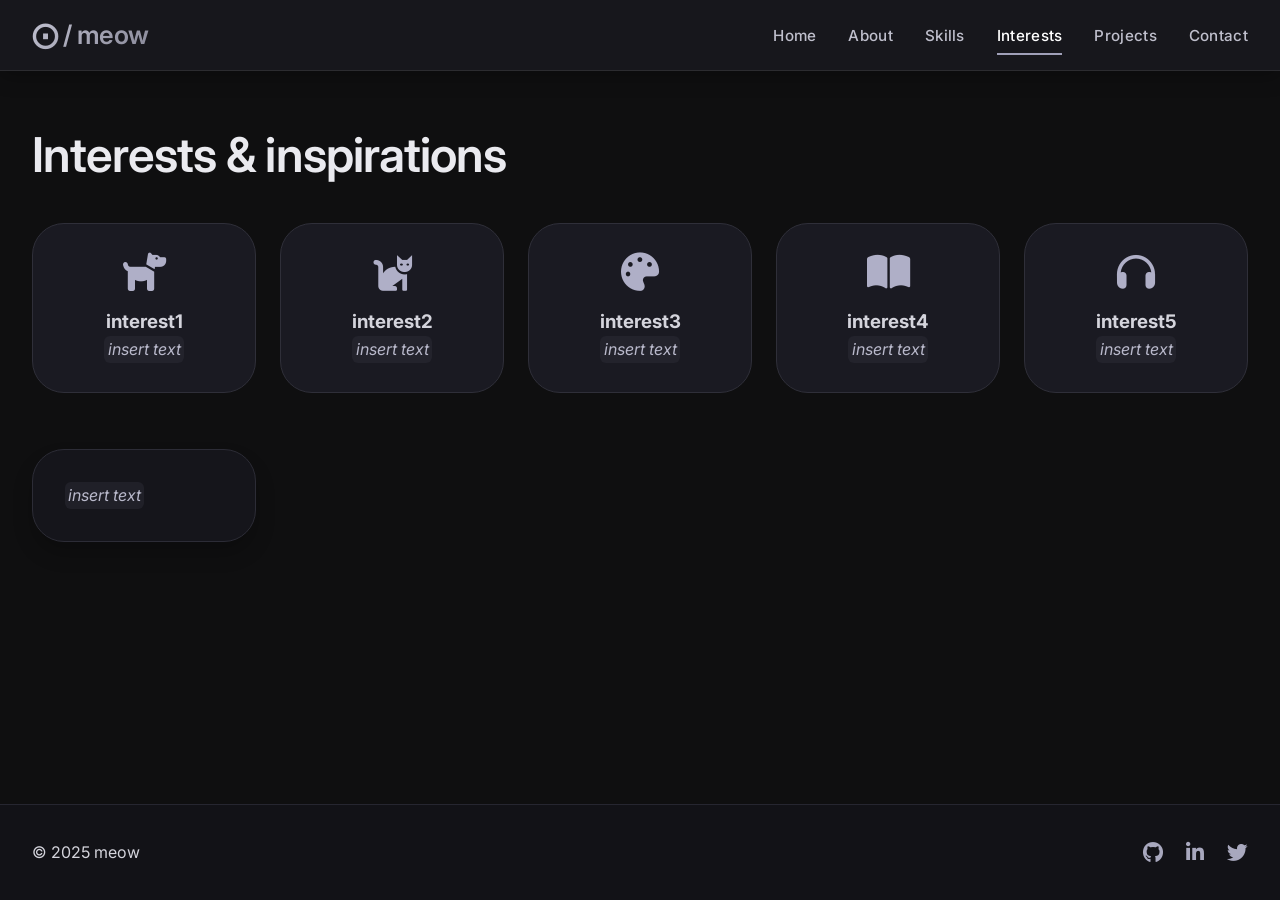
<file: Portfolio/interests.html>
<!DOCTYPE html>
<html lang="en">
<head>
  <meta charset="UTF-8">
  <meta name="viewport" content="width=device-width, initial-scale=1.0">
  <title>Interests</title>
  <link rel="stylesheet" href="style.css">
  <link href="https://fonts.googleapis.com/css2?family=Inter:opsz,wght@14..32,300;400;500;600;700&display=swap" rel="stylesheet">
  <link rel="stylesheet" href="https://cdnjs.cloudflare.com/ajax/libs/font-awesome/6.0.0-beta3/css/all.min.css">
</head>
<body>
<div class="site-wrapper">
  <header class="main-header">
    <div class="container nav-flex">
      <div class="logo"><a href="index.html">⨀ / meow</a></div>
      <nav class="navbar">
        <ul class="nav-links">
          <li><a href="index.html">Home</a></li>
          <li><a href="about.html">About</a></li>
          <li><a href="skills.html">Skills</a></li>
          <li><a href="interests.html" class="active">Interests</a></li>
          <li><a href="projects.html">Projects</a></li>
          <li><a href="contact.html">Contact</a></li>
        </ul>
      </nav>
      <div class="mobile-toggle" id="mobileToggle"><i class="fas fa-bars"></i></div>
    </div>
  </header>
  <main class="main-content">
    <div class="container">
      <h1 class="page-heading">Interests & inspirations</h1>
      <div class="interests-grid">
        <div class="interest-card">
          <i class="fa-solid fa-dog"></i>
          <h3>interest1</h3>
          <p class="placeholder-text">insert text</p>
        </div>
        <div class="interest-card">
          <i class="fa-solid fa-cat"></i>
          <h3>interest2</h3>
          <p class="placeholder-text">insert text</p>
        </div>
        <div class="interest-card">
          <i class="fas fa-palette"></i>
          <h3>interest3</h3>
          <p class="placeholder-text">insert text</p>
        </div>
        <div class="interest-card">
          <i class="fas fa-book-open"></i>
          <h3>interest4</h3>
          <p class="placeholder-text">insert text</p>
        </div>
        <div class="interest-card">
          <i class="fa-solid fa-headphones"></i>
          <h3>interest5</h3>
          <p class="placeholder-text">insert text</p>
      </div>
      <div class="section-card">
        <p class="placeholder-text">insert text</p>
      </div>
    </div>
  </main>
  <footer class="main-footer">
    <div class="container footer-inner">
      <div class="footer-copy">
        <p>© 2025 meow</p>
      </div>
      <div class="footer-links">
        <a href="#"><i class="fab fa-github"></i></a>
        <a href="#"><i class="fab fa-linkedin-in"></i></a>
        <a href="#"><i class="fab fa-twitter"></i></a>
      </div>
    </div>
  </footer>
</div>
<script>
  const toggleBtn = document.getElementById('mobileToggle');
  const navLinks = document.querySelector('.nav-links');
  if (toggleBtn) {
    toggleBtn.addEventListener('click', () => {
      navLinks.classList.toggle('show');
    });
  }
</script>
</body>
</html>
</file>
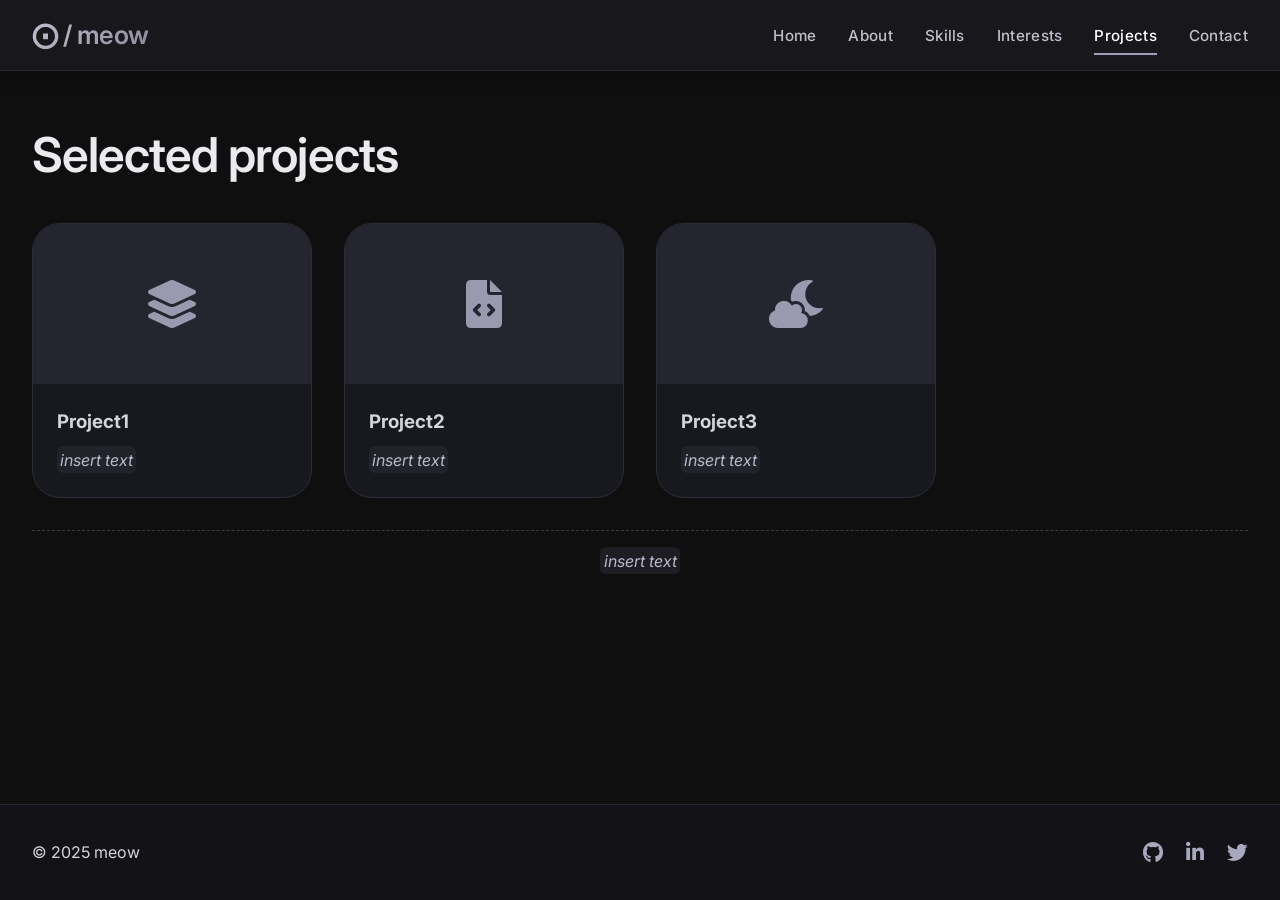
<file: Portfolio/projects.html>
<!DOCTYPE html>
<html lang="en">
<head>
  <meta charset="UTF-8">
  <meta name="viewport" content="width=device-width, initial-scale=1.0">
  <title>Projects</title>
  <link rel="stylesheet" href="style.css">
  <link href="https://fonts.googleapis.com/css2?family=Inter:opsz,wght@14..32,300;400;500;600;700&display=swap" rel="stylesheet">
  <link rel="stylesheet" href="https://cdnjs.cloudflare.com/ajax/libs/font-awesome/6.0.0-beta3/css/all.min.css">
</head>
<body>
<div class="site-wrapper">
  <header class="main-header">
    <div class="container nav-flex">
      <div class="logo"><a href="index.html">⨀ / meow</a></div>
      <nav class="navbar">
        <ul class="nav-links">
          <li><a href="index.html">Home</a></li>
          <li><a href="about.html">About</a></li>
          <li><a href="skills.html">Skills</a></li>
          <li><a href="interests.html">Interests</a></li>
          <li><a href="projects.html" class="active">Projects</a></li>
          <li><a href="contact.html">Contact</a></li>
        </ul>
      </nav>
      <div class="mobile-toggle" id="mobileToggle"><i class="fas fa-bars"></i></div>
    </div>
  </header>
  <main class="main-content">
    <div class="container">
      <h1 class="page-heading">Selected projects</h1>
      <div class="projects-grid">
        <div class="project-tile">
          <div class="project-img-placeholder">
            <i class="fas fa-layer-group"></i>
          </div>
          <div class="project-info">
            <h3>Project1</h3>
            <p class="placeholder-text">insert text</p>
          </div>
        </div>
        <div class="project-tile">
          <div class="project-img-placeholder">
            <i class="fa-solid fa-file-code"></i>
          </div>
          <div class="project-info">
            <h3>Project2</h3>
            <p class="placeholder-text">insert text</p>
          </div>
        </div>
        <div class="project-tile">
          <div class="project-img-placeholder">
            <i class="fas fa-cloud-moon"></i>
          </div>
          <div class="project-info">
            <h3>Project3</h3>
            <p class="placeholder-text">insert text</p>
          </div>
        </div>
      </div>
      <div class="insert-note">
        <p class="placeholder-text">insert text</p>
      </div>
    </div>
  </main>
  <footer class="main-footer">
    <div class="container footer-inner">
      <div class="footer-copy">
        <p>© 2025 meow</p>
      </div>
      <div class="footer-links">
        <a href="#"><i class="fab fa-github"></i></a>
        <a href="#"><i class="fab fa-linkedin-in"></i></a>
        <a href="#"><i class="fab fa-twitter"></i></a>
      </div>
    </div>
  </footer>
</div>
<script>
  const toggleBtn = document.getElementById('mobileToggle');
  const navLinks = document.querySelector('.nav-links');
  if (toggleBtn) {
    toggleBtn.addEventListener('click', () => {
      navLinks.classList.toggle('show');
    });
  }
</script>
</body>
</html>
</file>
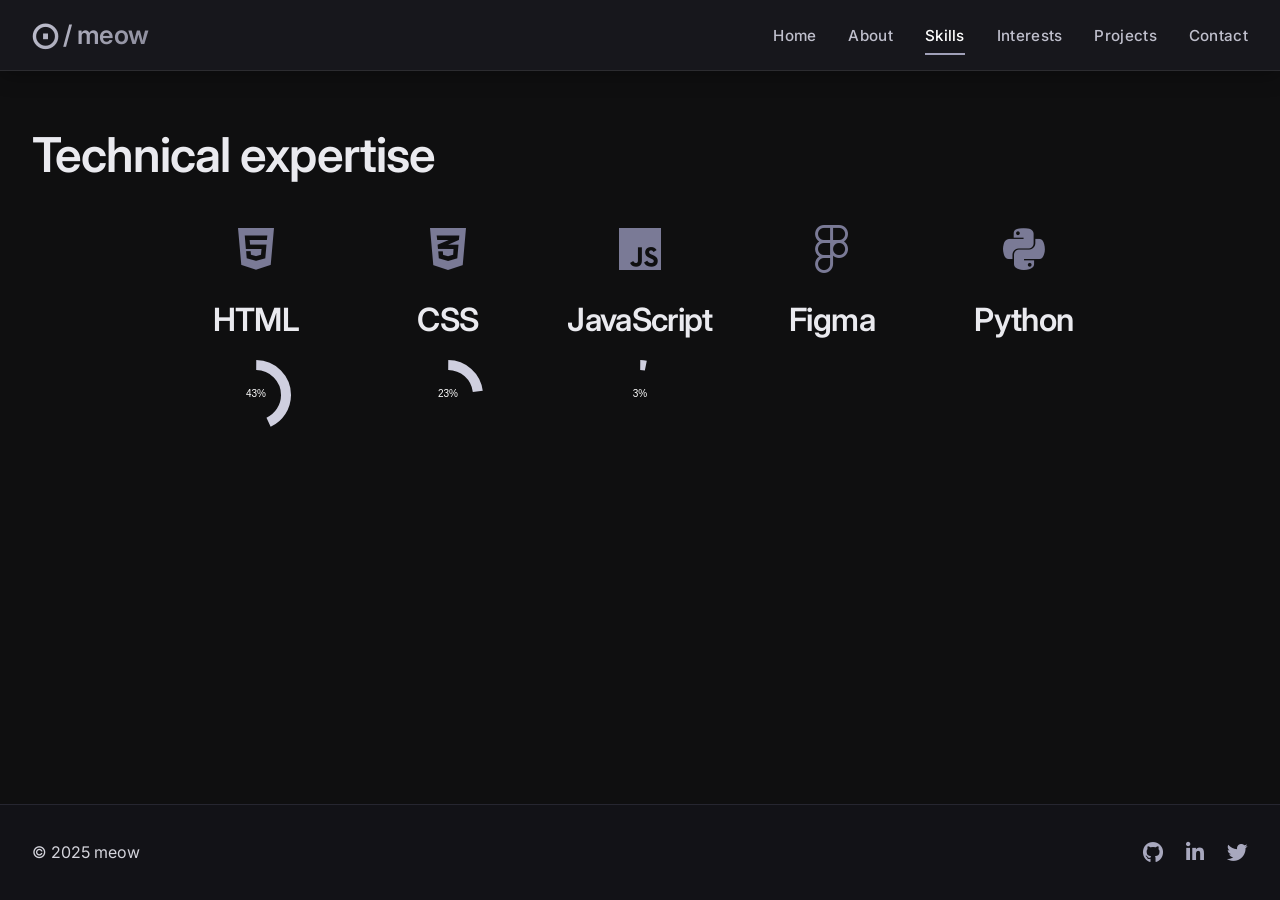
<file: Portfolio/skills.html>
<!DOCTYPE html>
<html lang="en">
<head>
  <meta charset="UTF-8">
  <meta name="viewport" content="width=device-width, initial-scale=1.0">
  <title>Skills</title>
  <link rel="stylesheet" href="style.css">
  <link href="https://fonts.googleapis.com/css2?family=Inter:opsz,wght@14..32,300;400;500;600;700&display=swap" rel="stylesheet">
  <link rel="stylesheet" href="https://cdnjs.cloudflare.com/ajax/libs/font-awesome/6.0.0-beta3/css/all.min.css">
</head>
<body>
<div class="site-wrapper">
  <header class="main-header">
    <div class="container nav-flex">
      <div class="logo"><a href="index.html">⨀ / meow</a></div>
      <nav class="navbar">
        <ul class="nav-links">
          <li><a href="index.html">Home</a></li>
          <li><a href="about.html">About</a></li>
          <li><a href="skills.html" class="active">Skills</a></li>
          <li><a href="interests.html">Interests</a></li>
          <li><a href="projects.html">Projects</a></li>
          <li><a href="contact.html">Contact</a></li>
        </ul>
      </nav>
      <div class="mobile-toggle" id="mobileToggle"><i class="fas fa-bars"></i></div>
    </div>
  </header>
  <main class="main-content">
    <div class="container">
      <h1 class="page-heading">Technical expertise</h1>
      <div id="bars">
        <div class="bar" data-percent="69">
          <div class="skill-icon">
            <i class="fa-brands fa-html5" style="font-size: larger;"></i>
          </div>
          <h3 class="skill-name">HTML</h3>
          <canvas class="bar-circle" width="70" height="70"></canvas>
        </div>
        <div class="bar" data-percent="67">
          <div class="skill-icon">
            <i class="fa-brands fa-css3-alt" style="font-size: larger;"></i>
          </div>
          <h3 class="skill-name">CSS</h3>
          <canvas class="bar-circle" width="70" height="70"></canvas>
        </div>
        <div class="bar" data-percent="21">
          <div class="skill-icon">
            <i class="fa-brands fa-js" style="font-size: larger;"></i>
          </div>
          <h3 class="skill-name">JavaScript</h3>
          <canvas class="bar-circle" width="70" height="70"></canvas>
        </div>
        <div class="bar" data-percent="95">
          <div class="skill-icon">
            <i class="fa-brands fa-figma" style="font-size: larger;"></i>
          </div>
          <h3 class="skill-name">Figma</h3>
          <canvas class="bar-circle" width="70" height="70"></canvas>
        </div>
        <div class="bar" data-percent="80">
          <div class="skill-icon">
            <i class="fa-brands fa-python" style="font-size: larger;"></i>
          </div>
          <h3 class="skill-name">Python</h3>
          <canvas class="bar-circle" width="70" height="70"></canvas>
        </div>
      </div>
    </div>
  </main>

  <footer class="main-footer">
    <div class="container footer-inner">
      <div class="footer-copy">
        <p>© 2025 meow</p>
      </div>
      <div class="footer-links">
        <a href="#"><i class="fab fa-github"></i></a>
        <a href="#"><i class="fab fa-linkedin-in"></i></a>
        <a href="#"><i class="fab fa-twitter"></i></a>
      </div>
    </div>
  </footer>
</div>
<script>
  const toggleBtn = document.getElementById('mobileToggle');
  const navLinks = document.querySelector('.nav-links');
  if (toggleBtn) {
    toggleBtn.addEventListener('click', () => {
      navLinks.classList.toggle('show');
    });
  }
</script>
<script src="script.js"></script>
</body>

</html>
</file>
<file: Game Portfolio/style.css>
@import url('https://fonts.googleapis.com/css2?family=Fredoka:wght@300;400;500;600;700&family=Poppins:wght@400;500;600;700&display=swap');

:root {
  --bg-base: #E8E6D9;
  --bg-surface: #F4F2E8;
  --bg-muted: #DDD9C8;
  --text-dark: #4F5A2A;
  --text-soft: #555555;
  --olive: #7A8F4E;
  --moss: #6E8B55;
  --sage: #9CAF88;
  --teal: #7FA4A2;
  --mustard: #A6A04D;
  --gold: #C2B96A;
  --highlight: #C9D4B6;
  --accent: #D8D08A;
  --radius: 28px;
  --shadow: 0 22px 55px rgba(79, 90, 42, 0.08);
  --shadow-soft: 0 10px 30px rgba(79, 90, 42, 0.12);
  --shadow-hover: 0 20px 40px rgba(79, 90, 42, 0.15);
}

/* ANIMATIONS */
@keyframes float {
  0%, 100% { transform: translateY(0px); }
  50% { transform: translateY(-20px); }
}

@keyframes fadeIn {
  from { opacity: 0; transform: translateY(20px); }
  to { opacity: 1; transform: translateY(0); }
}

@keyframes pulse {
  0%, 100% { transform: scale(1); }
  50% { transform: scale(1.05); }
}

/* RESET & BASE STYLES */
* {
  margin: 0;
  padding: 0;
  box-sizing: border-box;
}

html {
  scroll-behavior: smooth;
}

body {
  font-family: 'Poppins', 'Fredoka', sans-serif;
  background-color: var(--bg-base);
  color: var(--text-dark);
  line-height: 1.6;
  min-height: 100vh;
  background-image:
    radial-gradient(circle at 10% 10%, rgba(201, 212, 182, 0.35), transparent 26%),
    radial-gradient(circle at 90% 15%, rgba(216, 208, 138, 0.18), transparent 22%);
}

body::before {
  content: '';
  position: fixed;
  inset: 0;
  pointer-events: none;
  background-image: radial-gradient(circle at 50% 0%, rgba(255, 255, 255, 0.18), transparent 35%);
}

a {
  color: inherit;
  text-decoration: none;
}

.site-wrapper {
  min-height: 100vh;
  display: flex;
  flex-direction: column;
  background: linear-gradient(180deg, rgba(232, 230, 217, 0.98), rgba(232, 230, 217, 1));
}

.container {
  width: min(1280px, calc(100% - 3rem));
  margin: 0 auto;
  padding: 0 1.5rem;
  justify-content: space-between;
  align-items: center;
}

/* HEADER & NAV */
.main-header {
  background: rgba(244, 242, 232, 0.95);
  border-bottom: 2px solid rgba(122, 143, 78, 0.15);
  padding: 1.2rem 0;
  position: sticky;
  top: 0;
  z-index: 100;
  box-shadow: 0 8px 20px rgba(79, 90, 42, 0.08);
  backdrop-filter: blur(12px);
}

.nav-flex {
  display: flex;
  justify-content: space-between;
  align-items: center;
  gap: 1rem;
  flex-wrap: wrap;
}

.logo a {
  font-family: 'Fredoka', sans-serif;
  font-size: 1.8rem;
  font-weight: 700;
  letter-spacing: -0.02em;
  color: var(--olive);
  transition: transform 0.3s ease;
}

.logo a:hover {
  transform: scale(1.05);
}

.navbar {
  flex: 1;
  display: flex;
  justify-content: center;
}

.nav-links {
  display: flex;
  gap: 2.5rem;
  list-style: none;
  flex-wrap: wrap;
  justify-content: center;
}

.nav-links li a {
  color: var(--text-dark);
  font-weight: 500;
  font-size: 0.95rem;
  letter-spacing: 0.02em;
  padding: 0.5rem 0.75rem;
  border-radius: 20px;
  transition: all 0.3s ease;
  position: relative;
}

.nav-links li a::after {
  content: '';
  position: absolute;
  bottom: 0;
  left: 0;
  width: 0;
  height: 2px;
  background: var(--gold);
  transition: width 0.3s ease;
  border-radius: 20px;
}

.nav-links li a:hover,
.nav-links li a.nav-active {
  color: var(--olive);
  background: rgba(122, 143, 78, 0.1);
}

.nav-links li a:hover::after,
.nav-links li a.nav-active::after {
  width: 100%;
}

.mobile-toggle {
  display: none;
  font-size: 1.9rem;
  cursor: pointer;
  color: var(--text-dark);
}

/* MAIN CONTENT */
.top-content {
  padding: 0;
  justify-content: center;
  align-items: center;
}

.main-content {
  flex: 1;
  padding: 0;
  display: flex;
  flex-direction: column;
  gap: 0;
}

.hero-content,
.feature-card,
.gameplay-card,
.team-card,
.gallery-item,
.about-text,
.contact-form,
.play-cta-section,
.footer,
.footer-section {
  text-align: center;
  align-items: center;
}

/* HERO SECTION */
.hero-section {
  padding: 5rem 0 3rem;
  min-height: 85vh;
  display: flex;
  align-items: center;
  justify-content: center;
  position: relative;
  overflow: hidden;
}

.hero-content {
  text-align: center;
  animation: fadeIn 0.8s ease forwards;
  max-width: 800px;
  justify-content: center;
  align-items: center;
}

.hero-badge {
  display: inline-flex;
  align-items: center;
  gap: 0.6rem;
  font-size: 0.8rem;
  font-weight: 600;
  text-transform: uppercase;
  letter-spacing: 0.15em;
  color: var(--moss);
  background: rgba(122, 143, 78, 0.1);
  padding: 0.6rem 1.2rem;
  border-radius: 999px;
  margin-bottom: 1.5rem;
  border: 1px solid rgba(122, 143, 78, 0.2);
}

.hero-title {
  font-family: 'Fredoka', sans-serif;
  font-size: clamp(2.5rem, 8vw, 5rem);
  font-weight: 700;
  line-height: 1.1;
  margin-bottom: 1rem;
  color: var(--olive);
  text-shadow: 0 2px 10px rgba(122, 143, 78, 0.1);
}

.hero-tagline {
  font-size: 1.4rem;
  font-weight: 500;
  color: var(--moss);
  margin-bottom: 1rem;
  font-style: italic;
}

.hero-description {
  font-size: 1.05rem;
  color: var(--text-soft);
  max-width: 600px;
  margin: 1.5rem auto 2.5rem;
  line-height: 1.8;
}

.hero-actions {
  display: flex;
  gap: 1.2rem;
  flex-wrap: wrap;
  justify-content: center;
  margin-top: 2.5rem;
}

.btn {
  padding: 1rem 2.2rem;
  border-radius: 999px;
  font-weight: 600;
  font-size: 1rem;
  text-decoration: none;
  transition: all 0.3s ease;
  display: inline-flex;
  align-items: center;
  gap: 0.65rem;
  box-shadow: var(--shadow-soft);
  border: none;
  cursor: pointer;
  font-family: 'Poppins', sans-serif;
}

.btn:hover {
  transform: translateY(-3px);
  box-shadow: var(--shadow-hover);
}

.btn-outline {
  border: 2px solid var(--olive);
  color: var(--olive);
  background: transparent;
}

.btn-outline:hover {
  background: var(--olive);
  color: var(--bg-surface);
}

.btn-primary {
  background: linear-gradient(135deg, var(--olive), var(--moss));
  color: var(--bg-surface);
  border: none;
}

.btn-primary:hover {
  background: linear-gradient(135deg, var(--moss), var(--olive));
  box-shadow: 0 15px 35px rgba(122, 143, 78, 0.35);
}

.btn-large {
  padding: 1.2rem 2.8rem;
  font-size: 1.1rem;
}

.floating-cat {
  position: absolute;
  font-size: 4rem;
  opacity: 0.6;
  pointer-events: none;
}

.floating-cat:first-of-type {
  top: 10%;
  left: 10%;
  animation: float 4s ease-in-out infinite;
}

.floating-cat:nth-of-type(2) {
  bottom: 15%;
  right: 10%;
  animation: float 5s ease-in-out infinite 1s;
}

/* GAMEPLAY SECTION */
.gameplay-section {
  padding: 5rem 0;
  background: linear-gradient(180deg, rgba(201, 212, 182, 0.15), rgba(216, 208, 138, 0.08));
  border-top: 2px solid rgba(122, 143, 78, 0.1);
  border-bottom: 2px solid rgba(122, 143, 78, 0.1);
}

.section-title {
  font-family: 'Fredoka', sans-serif;
  font-size: clamp(2rem, 5vw, 3rem);
  font-weight: 700;
  text-align: center;
  color: var(--olive);
  margin-bottom: 3.5rem;
  animation: fadeIn 0.8s ease;
}

.gameplay-grid {
  display: grid;
  grid-template-columns: repeat(auto-fit, minmax(300px, 1fr));
  gap: 2.5rem;
  margin-bottom: 2rem;
}

.gameplay-card {
  background: rgba(244, 242, 232, 0.95);
  border-radius: 32px;
  padding: 2.2rem;
  transition: all 0.3s ease;
  border: 1px solid rgba(122, 143, 78, 0.15);
  box-shadow: var(--shadow-soft);
  animation: fadeIn 0.8s ease;
}

.gameplay-card:hover {
  transform: translateY(-8px);
  box-shadow: var(--shadow-hover);
  border-color: var(--gold);
}

.gameplay-image {
  margin-bottom: 1.8rem;
  border-radius: 24px;
  overflow: hidden;
}

.placeholder-image {
  width: 100%;
  height: 200px;
  display: flex;
  align-items: center;
  justify-content: center;
  flex-direction: column;
  color: rgba(255, 255, 255, 0.7);
  font-size: 2rem;
  gap: 0.5rem;
  text-align: center;
}

.gameplay-card h3 {
  font-size: 1.3rem;
  font-weight: 700;
  color: var(--olive);
  margin-bottom: 0.8rem;
}

.gameplay-card p {
  color: var(--text-soft);
  line-height: 1.7;
}

/* FEATURES SECTION */
.features-section {
  padding: 5rem 0;
  background: linear-gradient(180deg, rgba(216, 208, 138, 0.1), rgba(201, 212, 182, 0.15));
}

.features-grid {
  display: grid;
  grid-template-columns: repeat(auto-fit, minmax(280px, 1fr));
  gap: 2.5rem;
}

.feature-card {
  background: linear-gradient(135deg, rgba(244, 242, 232, 1), rgba(221, 217, 200, 0.95));
  border-radius: 28px;
  padding: 2rem;
  text-align: center;
  transition: all 0.3s ease;
  border: 1px solid rgba(122, 143, 78, 0.12);
  box-shadow: var(--shadow-soft);
  animation: fadeIn 0.8s ease;
}

.feature-card:hover {
  transform: translateY(-6px) scale(1.02);
  box-shadow: var(--shadow-hover);
  border-color: var(--gold);
}

.feature-icon {
  font-size: 3.5rem;
  margin-bottom: 1.2rem;
  animation: pulse 3s ease-in-out infinite;
}

.feature-card h3 {
  font-size: 1.35rem;
  font-weight: 700;
  color: var(--olive);
  margin-bottom: 1rem;
}

.feature-card p {
  color: var(--text-soft);
  line-height: 1.7;
}

/* GALLERY SECTION */
.gallery-section {
  padding: 5rem 0;
  background: linear-gradient(180deg, rgba(201, 212, 182, 0.1), transparent);
  border-top: 2px solid rgba(122, 143, 78, 0.1);
}

.gallery-grid {
  display: grid;
  grid-template-columns: repeat(auto-fit, minmax(280px, 1fr));
  gap: 2rem;
}

.gallery-item {
  border-radius: 24px;
  overflow: hidden;
  transition: all 0.3s ease;
  animation: fadeIn 0.8s ease;
}

.gallery-item:hover {
  transform: scale(1.03);
}

.placeholder-image-large {
  width: 100%;
  height: 280px;
  display: flex;
  align-items: center;
  justify-content: center;
  flex-direction: column;
  color: rgba(255, 255, 255, 0.7);
  font-size: 2.5rem;
  gap: 0.5rem;
  text-align: center;
  border-radius: 20px;
  box-shadow: var(--shadow-soft);
  transition: all 0.3s ease;
}

.gallery-item:hover .placeholder-image-large {
  box-shadow: var(--shadow-hover);
}

.gallery-caption {
  text-align: center;
  color: var(--text-dark);
  font-weight: 600;
  margin-top: 1rem;
  font-size: 0.95rem;
}

.preview-section {
  padding: 4rem 0;
  background: rgba(255, 255, 255, 0.42);
}

.preview-text {
  max-width: 720px;
  margin: 0 auto 2rem;
  color: var(--text-soft);
  font-size: 1.05rem;
  line-height: 1.8;
}

.preview-row {
  display: grid;
  grid-template-columns: repeat(auto-fit, minmax(220px, 1fr));
  gap: 1.5rem;
  align-items: stretch;
  justify-items: center;
}

.preview-row.preview-small-cards {
  grid-template-columns: repeat(auto-fit, minmax(180px, 230px));
}

.preview-card.small,
.team-card.small-card,
.feature-card.compact {
  width: 100%;
  max-width: 280px;
  background: rgba(244, 242, 232, 0.95);
  border-radius: 28px;
  padding: 1.5rem;
  border: 1px solid rgba(122, 143, 78, 0.14);
  box-shadow: var(--shadow-soft);
}

.preview-card.small .placeholder-image,
.feature-card.compact,
.team-card.small-card {
  min-height: 220px;
}

.feature-card.compact {
  padding: 1.5rem;
  box-shadow: none;
}

.feature-card.compact h3 {
  font-size: 1.1rem;
  margin: 1rem 0 0.5rem;
}

.feature-card.compact p {
  font-size: 0.95rem;
  line-height: 1.6;
  color: var(--text-soft);
}

.team-grid.preview-team-grid {
  grid-template-columns: repeat(auto-fit, minmax(150px, 1fr));
}

.team-card.small-card {
  padding: 1.5rem 1rem;
  text-align: center;
}

.team-card.small-card .team-avatar {
  width: 80px;
  height: 80px;
  margin-bottom: 1rem;
}

.team-card.small-card h3 {
  margin: 0;
  font-size: 1.1rem;
}

.preview-gallery-grid {
  grid-template-columns: repeat(auto-fit, minmax(210px, 1fr));
}

.preview-gallery .gallery-item {
  border-radius: 24px;
  overflow: hidden;
}

.preview-gallery .placeholder-image-large {
  height: 180px;
  border-radius: 24px;
  box-shadow: var(--shadow-soft);
}

/* ABOUT SECTION */
.about-section {
  padding: 5rem 0;
  background: linear-gradient(180deg, rgba(216, 208, 138, 0.15), rgba(201, 212, 182, 0.1));
  border-top: 2px solid rgba(122, 143, 78, 0.1);
}

.about-content {
  display: grid;
  grid-template-columns: 1fr 1fr;
  gap: 4rem;
  align-items: center;
}

.about-text p {
  color: var(--text-soft);
  line-height: 1.8;
  margin-bottom: 1.5rem;
  font-size: 1.05rem;
}

.about-text strong {
  color: var(--olive);
}

.about-visual {
  border-radius: 24px;
  overflow: hidden;
  box-shadow: var(--shadow-hover);
  animation: slideInRight 0.8s ease;
}

/* PLAY CTA SECTION */
.play-cta-section {
  padding: 5rem 0;
  background: linear-gradient(135deg, rgba(122, 143, 78, 0.15), rgba(110, 139, 85, 0.1));
  text-align: center;
  border-top: 2px solid rgba(122, 143, 78, 0.15);
  border-bottom: 2px solid rgba(122, 143, 78, 0.15);
}

.play-cta-section h2 {
  font-family: 'Fredoka', sans-serif;
  font-size: 2.5rem;
  font-weight: 700;
  color: var(--olive);
  margin-bottom: 1rem;
}

.play-cta-section p {
  font-size: 1.1rem;
  color: var(--text-soft);
  max-width: 600px;
  margin: 0 auto 2.5rem;
  line-height: 1.7;
}

/* TEAM SECTION */
.team-section {
  padding: 5rem 0;
  background: linear-gradient(180deg, rgba(201, 212, 182, 0.08), rgba(232, 230, 217, 0.5));
}

.team-grid {
  display: grid;
  grid-template-columns: repeat(auto-fit, minmax(300px, 1fr));
  gap: 3rem;
  margin-top: 3.5rem;
}

.team-card {
  background: rgba(244, 242, 232, 0.95);
  border-radius: 28px;
  padding: 2.5rem 2rem;
  text-align: center;
  transition: all 0.3s ease;
  border: 1px solid rgba(122, 143, 78, 0.12);
  box-shadow: var(--shadow-soft);
  animation: fadeIn 0.8s ease;
}

.team-card:hover {
  transform: translateY(-8px);
  box-shadow: var(--shadow-hover);
  border-color: var(--gold);
}

.team-avatar {
  width: 100px;
  height: 100px;
  border-radius: 999px;
  display: flex;
  align-items: center;
  justify-content: center;
  font-size: 2.5rem;
  color: rgba(255, 255, 255, 0.8);
  margin: 0 auto 1.5rem;
  box-shadow: var(--shadow-soft);
}

.team-card h3 {
  font-size: 1.4rem;
  font-weight: 700;
  color: var(--olive);
  margin-bottom: 0.5rem;
}

.team-role {
  font-size: 0.9rem;
  font-weight: 600;
  color: var(--moss);
  margin-bottom: 1rem;
}

.team-description {
  color: var(--text-soft);
  line-height: 1.7;
}

/* FOOTER */
.footer {
  background: linear-gradient(180deg, rgba(122, 143, 78, 0.15), rgba(110, 139, 85, 0.2));
  border-top: 2px solid rgba(122, 143, 78, 0.15);
  padding: 4rem 0 1.5rem;
  margin-top: 3rem;
}

.footer-content {
  display: grid;
  grid-template-columns: repeat(auto-fit, minmax(250px, 1fr));
  gap: 3rem;
  margin-bottom: 2.5rem;
}

.footer-section h4 {
  font-size: 1.2rem;
  font-weight: 700;
  color: var(--olive);
  margin-bottom: 1rem;
}

.footer-section p {
  color: var(--text-soft);
  line-height: 1.7;
  font-size: 0.95rem;
}

.footer-links {
  list-style: none;
  display: flex;
  flex-direction: column;
  gap: 0.8rem;
}

.footer-links li a {
  color: var(--text-soft);
  transition: all 0.3s ease;
  padding: 0.3rem 0;
}

.footer-links li a:hover {
  color: var(--olive);
  padding-left: 0.3rem;
}

.social-links {
  display: flex;
  gap: 1.5rem;
}

.social-links a {
  display: inline-flex;
  align-items: center;
  justify-content: center;
  width: 45px;
  height: 45px;
  border-radius: 50%;
  background: rgba(122, 143, 78, 0.15);
  color: var(--olive);
  transition: all 0.3s ease;
  font-size: 1.2rem;
}

.social-links a:hover {
  background: var(--olive);
  color: var(--bg-surface);
  transform: translateY(-3px);
}

.footer-bottom {
  border-top: 1px solid rgba(122, 143, 78, 0.15);
  padding-top: 2rem;
  text-align: center;
  color: var(--text-soft);
  font-size: 0.9rem;
}

/*CONTACT FORM*/
.contact-form {
  background: var(--bg-base);
  padding: 2rem;
  border-radius: 2rem;
  margin: 2rem 0;
  border: 1px solid var(--olive);
}

.form-group {
  margin-bottom: 1.5rem;
}

input,
textarea {
  width: 100%;
  background: var(--bg-muted);
  border: 1px solid var(--olive);
  padding: 1rem;
  border-radius: 1.2rem;
  color: var(--text-dark);
  font-family: inherit;
  transition: 0.2s;
}

input:focus,
textarea:focus {
  outline: none;
  border-color: var(--olive);
  background: var(--bg-surface);
}

textarea {
  min-height: 120px;
  resize: vertical;
}

.contact-info-row {
  display: flex;
  gap: 1rem;
  align-items: center;
  margin-top: 1.5rem;
  color: var(--text-dark);
}

/* RESPONSIVE DESIGN */
@media (max-width: 768px) {
  .nav-links {
    gap: 1.5rem;
  }

  .nav-links li a {
    font-size: 0.85rem;
  }

  .hero-title {
    font-size: clamp(2rem, 6vw, 3rem);
  }

  .hero-section {
    padding: 3rem 0;
    min-height: auto;
  }

  .section-title {
    font-size: 1.8rem;
  }

  .hero-actions {
    flex-direction: column;
    align-items: center;
  }

  .btn {
    width: 100%;
    justify-content: center;
  }

  .gameplay-grid,
  .features-grid,
  .gallery-grid,
  .team-grid {
    grid-template-columns: 1fr;
  }

  .about-content {
    grid-template-columns: 1fr;
    gap: 2.5rem;
  }

  .mobile-toggle {
    display: block;
  }

  .navbar {
    display: none;
    position: absolute;
    top: 100%;
    left: 0;
    right: 0;
    background: rgba(244, 242, 232, 0.98);
    border-bottom: 1px solid rgba(79, 90, 42, 0.12);
    padding: 1.5rem 0;
    z-index: 99;
  }

  .navbar.active {
    display: block;
  }

  .nav-links {
    flex-direction: column;
    gap: 0.8rem;
    padding: 0 1.5rem;
  }

  .gameplay-card,
  .feature-card,
  .team-card {
    padding: 1.5rem;
  }

  .hero-badge {
    font-size: 0.7rem;
  }

  .floating-cat {
    font-size: 2.5rem;
  }

  .floating-cat:first-of-type {
    top: 5%;
    left: 5%;
  }

  .floating-cat:nth-of-type(2) {
    bottom: 10%;
    right: 5%;
  }

  .footer-content {
    grid-template-columns: 1fr;
    gap: 2rem;
  }

  .play-cta-section h2 {
    font-size: 1.8rem;
  }
}

@media (max-width: 480px) {
  .container {
    width: min(100%, calc(100% - 1.5rem));
    padding: 0 0.75rem;
  }

  .hero-title {
    font-size: 1.8rem;
  }

  .section-title {
    font-size: 1.5rem;
  }

  .hero-tagline {
    font-size: 1.1rem;
  }

  .hero-description {
    font-size: 0.95rem;
  }

  .btn {
    padding: 0.8rem 1.5rem;
    font-size: 0.9rem;
  }

  .gameplay-card h3,
  .feature-card h3,
  .team-card h3 {
    font-size: 1.1rem;
  }

  .feature-icon {
    font-size: 2.5rem;
  }

  .placeholder-image {
    height: 150px;
    font-size: 1.5rem;
  }

  .placeholder-image-large {
    height: 200px;
  }
}

@media only screen and (max-width: 860px) {
  .container {
    padding: 0 1.2rem;
  }

  .hero-title {
    font-size: 3rem;
  }

  .nav-links {
    justify-content: center;
    gap: 1rem;
  }
}

@media only screen and (max-width: 720px) {
  .nav-links {
    flex-direction: column;
    align-items: center;
    max-height: 0;
    overflow: hidden;
    transition: max-height 0.35s ease;
  }

  .nav-links.show {
    max-height: 500px;
  }

  .mobile-toggle {
    display: block;
  }

  .nav-flex {
    flex-direction: column;
    align-items: flex-start;
  }

  .hero-title {
    font-size: 2.6rem;
  }

  .feature-grid {
    gap: 1.5rem;
  }

  .hero-actions {
    flex-direction: column;
    align-items: flex-start;
  }
}
</file>
<file: Portfolio/style.css>
/*RESET & BASE STYLES*/

* {
  margin: 0;
  padding: 0;
  box-sizing: border-box;
}

body {
  font-family: 'Inter', -apple-system, BlinkMacSystemFont, 'Segoe UI', sans-serif;
  background-color: #0f0f10;
  color: #d4d4dc;
  line-height: 1.5;
  scroll-behavior: smooth;
}

.site-wrapper {
  min-height: 100vh;
  display: flex;
  flex-direction: column;
}

.container {
  max-width: 1280px;
  margin: 0 auto;
  padding: 0 2rem;
}

/*HEADER & NAV*/
.main-header {
  background: #17171c;
  border-bottom: 1px solid #2c2c30;
  padding: 1rem 0;
  position: sticky;
  top: 0;
  backdrop-filter: blur(2px);
  z-index: 100;
  box-shadow: 0 4px 20px rgba(0, 0, 0, 0.3);
}

.nav-flex {
  display: flex;
  justify-content: space-between;
  align-items: center;
  flex-wrap: wrap;
}

.logo a {
  font-size: 1.6rem;
  font-weight: 600;
  letter-spacing: -0.02em;
  text-decoration: none;
  color: #eaeaef;
  background: linear-gradient(135deg, #c0c0cf, #8a8a9a);
  -webkit-background-clip: text;
  background-clip: text;
  color: transparent;
  transition: 0.2s;
}

.logo a span {
  color: #9e9eae;
  background: none;
  -webkit-background-clip: unset;
  background-clip: unset;
  font-weight: 400;
}

.nav-links {
  display: flex;
  gap: 2rem;
  list-style: none;
}

.nav-links li a {
  text-decoration: none;
  color: #bfbfcc;
  font-weight: 500;
  font-size: 0.95rem;
  transition: all 0.2s;
  letter-spacing: 0.3px;
  padding: 0.5rem 0;
  border-bottom: 2px solid transparent;
}

.nav-links li a:hover,
.nav-links li a.active {
  color: #ffffff;
  border-bottom-color: #a0a0b8;
}

.mobile-toggle {
  display: none;
  font-size: 1.8rem;
  cursor: pointer;
  color: #cfcfdf;
}

/*MAIN & TYPOGRAPHY*/
.main-content {
  flex: 1;
  padding: 3rem 0 4rem;
}

.hero-section {
  margin-bottom: 4rem;
}

.hero-badge {
  font-size: 0.8rem;
  text-transform: uppercase;
  letter-spacing: 3px;
  color: #9c9cae;
  margin-bottom: 1rem;
}

.hero-title {
  font-size: 4rem;
  font-weight: 700;
  line-height: 1.2;
  background: linear-gradient(145deg, #ececec, #b1b1c0);
  -webkit-background-clip: text;
  background-clip: text;
  color: transparent;
  margin-bottom: 1.5rem;
  max-width: 800px;
}

.hero-title span {
  font-weight: 400;
  color: #787891;
}

.placeholder-text {
  color: #b9b9cb;
  font-weight: 400;
  background: rgba(45, 45, 55, 0.5);
  display: inline-block;
  padding: 0.1rem 0.2rem;
  border-radius: 6px;
  font-style: italic;
}

.hero-text-card {
  background: #1c1c22;
  padding: 1.5rem;
  border-radius: 28px;
  border-left: 3px solid #5e5e78;
  margin: 1.8rem 0;
  max-width: 650px;
  box-shadow: 0 8px 18px rgba(0, 0, 0, 0.2);
}

.hero-text-card p {
  margin-bottom: 0.8rem;
}

.hero-actions {
  display: flex;
  gap: 1.2rem;
  flex-wrap: wrap;
}

.btn {
  padding: 0.8rem 2rem;
  border-radius: 40px;
  font-weight: 600;
  text-decoration: none;
  transition: 0.2s;
  display: inline-flex;
  align-items: center;
  gap: 0.6rem;
}

.btn-outline {
  border: 1.5px solid #6b6b85;
  color: #dbdbee;
  background: transparent;
}

.btn-outline:hover {
  background: #2b2b33;
  border-color: #b0b0c6;
  transform: translateY(-2px);
}

.btn-primary {
  background: #3a3a47;
  color: #f0f0ff;
  border: none;
  box-shadow: 0 2px 6px rgba(0,0,0,0.3);
}

.btn-primary:hover {
  background: #505068;
  transform: translateY(-2px);
}

/*FEATURE GRID*/

.feature-grid {
  display: grid;
  grid-template-columns: repeat(auto-fit, minmax(240px, 1fr));
  gap: 2rem;
  margin: 3rem 0;
}

.grid-card {
  background: #18181e;
  border-radius: 32px;
  padding: 2rem 1.5rem;
  transition: all 0.25s ease;
  border: 1px solid #2a2a30;
  backdrop-filter: blur(2px);
}

.grid-card:hover {
  transform: translateY(-6px);
  border-color: #6a6a84;
  background: #1e1e26;
}

.card-icon {
  font-size: 2.2rem;
  color: #b8b8d0;
  margin-bottom: 1rem;
}

.grid-card h3 {
  font-size: 1.4rem;
  margin-bottom: 0.8rem;
  color: #e2e2f0;
}

.insert-note {
  margin-top: 2rem;
  padding: 1rem 0;
  border-top: 1px dashed #3a3a44;
  text-align: center;
}

/*ABOUT / INTERESTS / PROJECTS*/
.page-heading {
  font-size: 3rem;
  font-weight: 600;
  margin-bottom: 1rem;
  letter-spacing: -0.02em;
  color: #eaeaef;
}

.section-card {
  background: #15151b;
  border-radius: 2rem;
  padding: 2rem;
  margin: 2rem 0;
  border: 1px solid #2c2c36;
  box-shadow: 0 12px 20px rgba(0, 0, 0, 0.2);
}

/*SKILL PROGRESS BARS*/
#bars {
	margin: 2em auto;
	max-width: 960px;
	overflow: hidden;
}

.bar {
	float: left;
	width: 20%;
	text-align: center;
}

.bar-circle {
	display: block;
	margin: 0.7em auto;
}

.skill-icon {
    font-size: 2.5rem;
    color: #7a7a96;
    margin-bottom: 0.8rem;
}

.skill-name {
  font-size: 2rem;
  font-weight: 600;
  margin-bottom: 1rem;
  letter-spacing: -0.02em;
  color: #eaeaef;
}

/*INTERESTS GRID*/
.interests-grid {
  display: grid;
  grid-template-columns: repeat(auto-fill, minmax(210px, 1fr));
  gap: 1.5rem;
  margin: 2rem 0;
}

.interest-card {
  background: #1a1a22;
  padding: 1.8rem 1rem;
  text-align: center;
  border-radius: 32px;
  transition: all 0.2s;
  border: 1px solid #2f2f39;
}

.interest-card i {
  font-size: 2.4rem;
  color: #afafc7;
  margin-bottom: 1rem;
}

/*PROJECTS GRID*/
.projects-grid {
  display: grid;
  grid-template-columns: repeat(auto-fill, minmax(280px, 1fr));
  gap: 2rem;
  margin: 2rem 0;
}

.project-tile {
  background: #18181f;
  border-radius: 28px;
  overflow: hidden;
  border: 1px solid #2d2d38;
  transition: 0.2s;
}

.project-tile:hover {
  border-color: #7a7a96;
  transform: scale(1.01);
}

.project-img-placeholder {
  background: #25252f;
  height: 160px;
  display: flex;
  align-items: center;
  justify-content: center;
  font-size: 3rem;
  color: #9999b0;
}

.project-info {
  padding: 1.5rem;
}

.project-info h3 {
  margin-bottom: 0.6rem;
}

/*CONTACT FORM*/
.contact-form {
  background: #15151b;
  padding: 2rem;
  border-radius: 2rem;
  margin: 2rem 0;
  border: 1px solid #2e2e3a;
}

.form-group {
  margin-bottom: 1.5rem;
}

input,
textarea {
  width: 100%;
  background: #202028;
  border: 1px solid #3b3b48;
  padding: 1rem;
  border-radius: 1.2rem;
  color: #ededf2;
  font-family: inherit;
  transition: 0.2s;
}

input:focus,
textarea:focus {
  outline: none;
  border-color: #8f8faa;
  background: #252530;
}

textarea {
  min-height: 120px;
  resize: vertical;
}

.contact-info-row {
  display: flex;
  gap: 1rem;
  align-items: center;
  margin-top: 1.5rem;
  color: #bebed2;
}

/*FOOTER*/
.main-footer {
  background: #121217;
  border-top: 1px solid #262630;
  padding: 2rem 0;
  margin-top: 2rem;
}

.footer-inner {
  display: flex;
  justify-content: space-between;
  align-items: center;
  flex-wrap: wrap;
  gap: 1rem;
}

.footer-links a {
  color: #a8a8be;
  margin-left: 1.2rem;
  font-size: 1.3rem;
  transition: 0.2s;
}

.footer-links a:hover {
  color: #e0e0f0;
}

/*RESPONSIVE DESIGN*/

@media (max-width: 768px) {
  .container {
    padding: 0 1.5rem;
  }

  .hero-title {
    font-size: 2.6rem;
  }

  .nav-links {
    display: none;
    flex-direction: column;
    width: 100%;
    background: #17171c;
    padding: 1rem 0;
    margin-top: 1rem;
    border-radius: 28px;
  }

  .nav-links.show {
    display: flex;
  }

  .mobile-toggle {
    display: block;
  }

  .footer-inner {
    flex-direction: column;
    text-align: center;
  }
footer-inner {
    flex-direction: column;
    text-align: center;
  }
  .page-heading {
    font-size: 2.2rem;
  }
}
</file>
